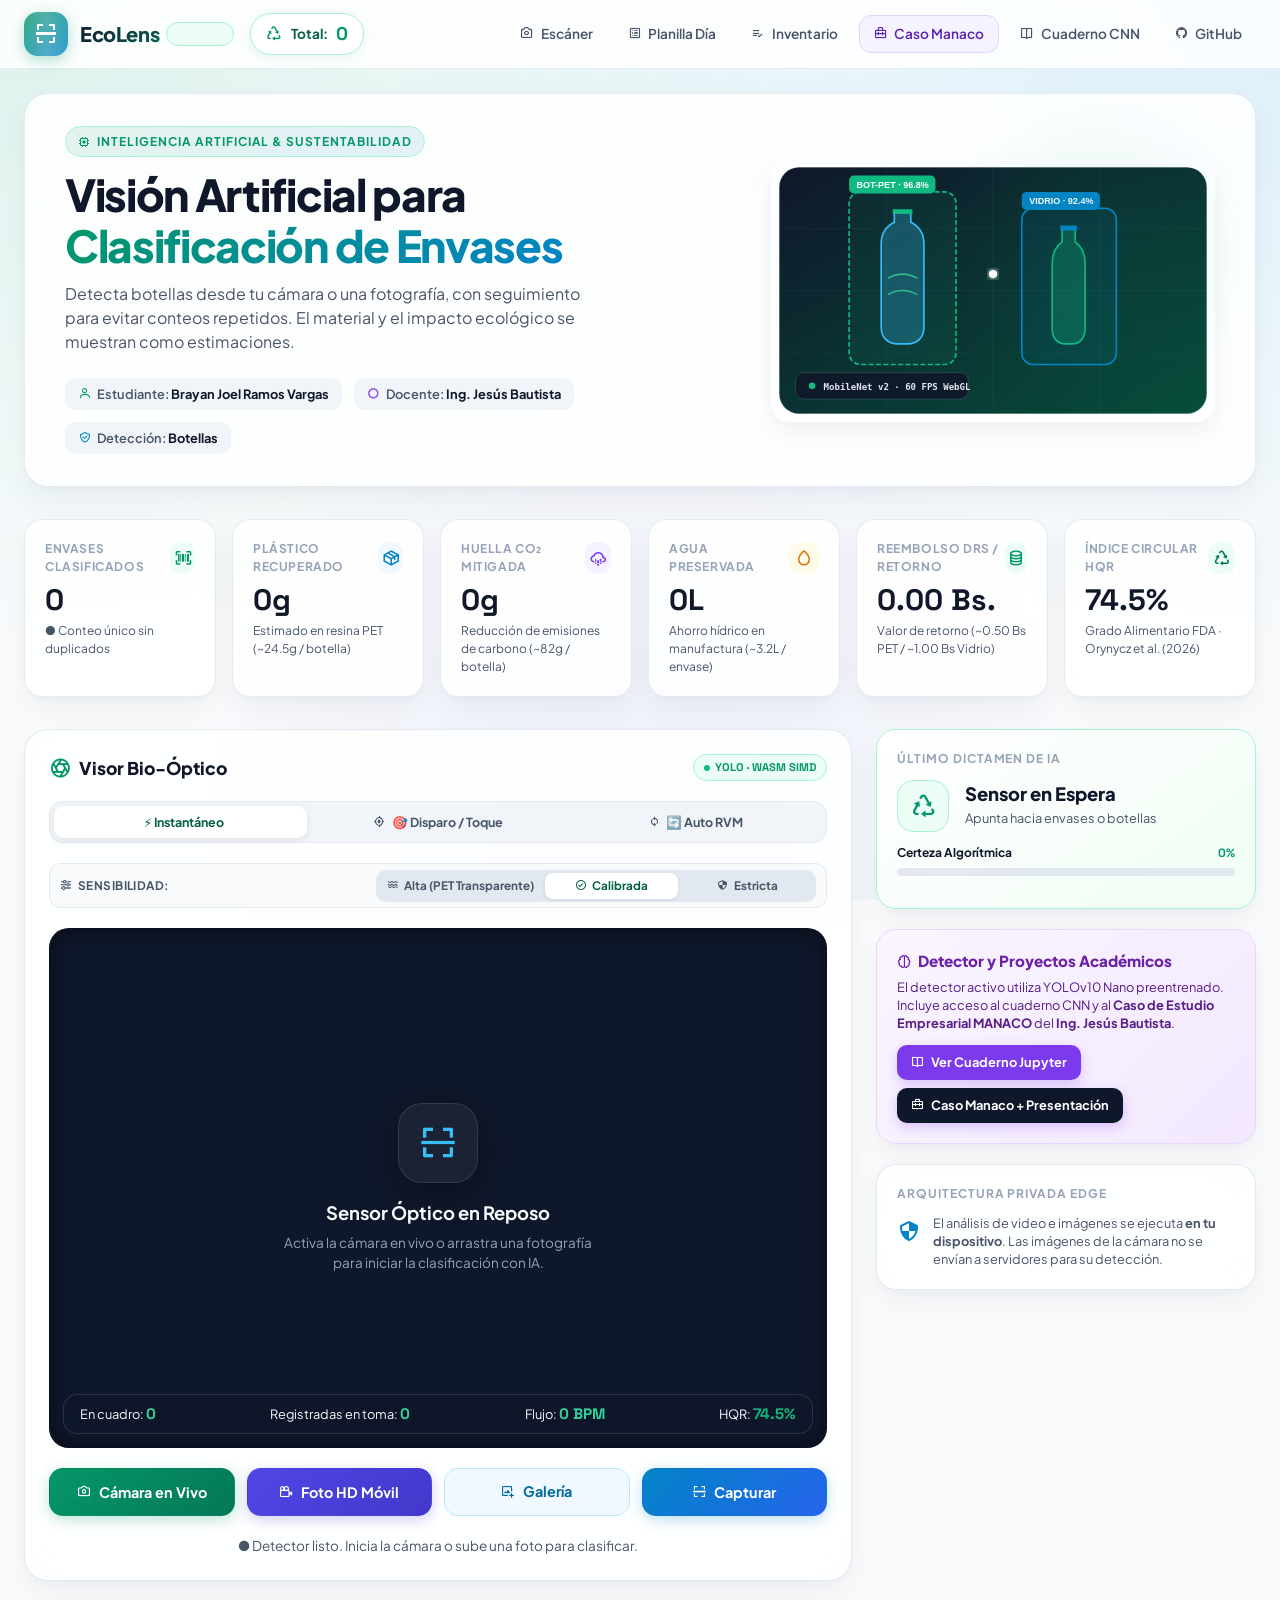
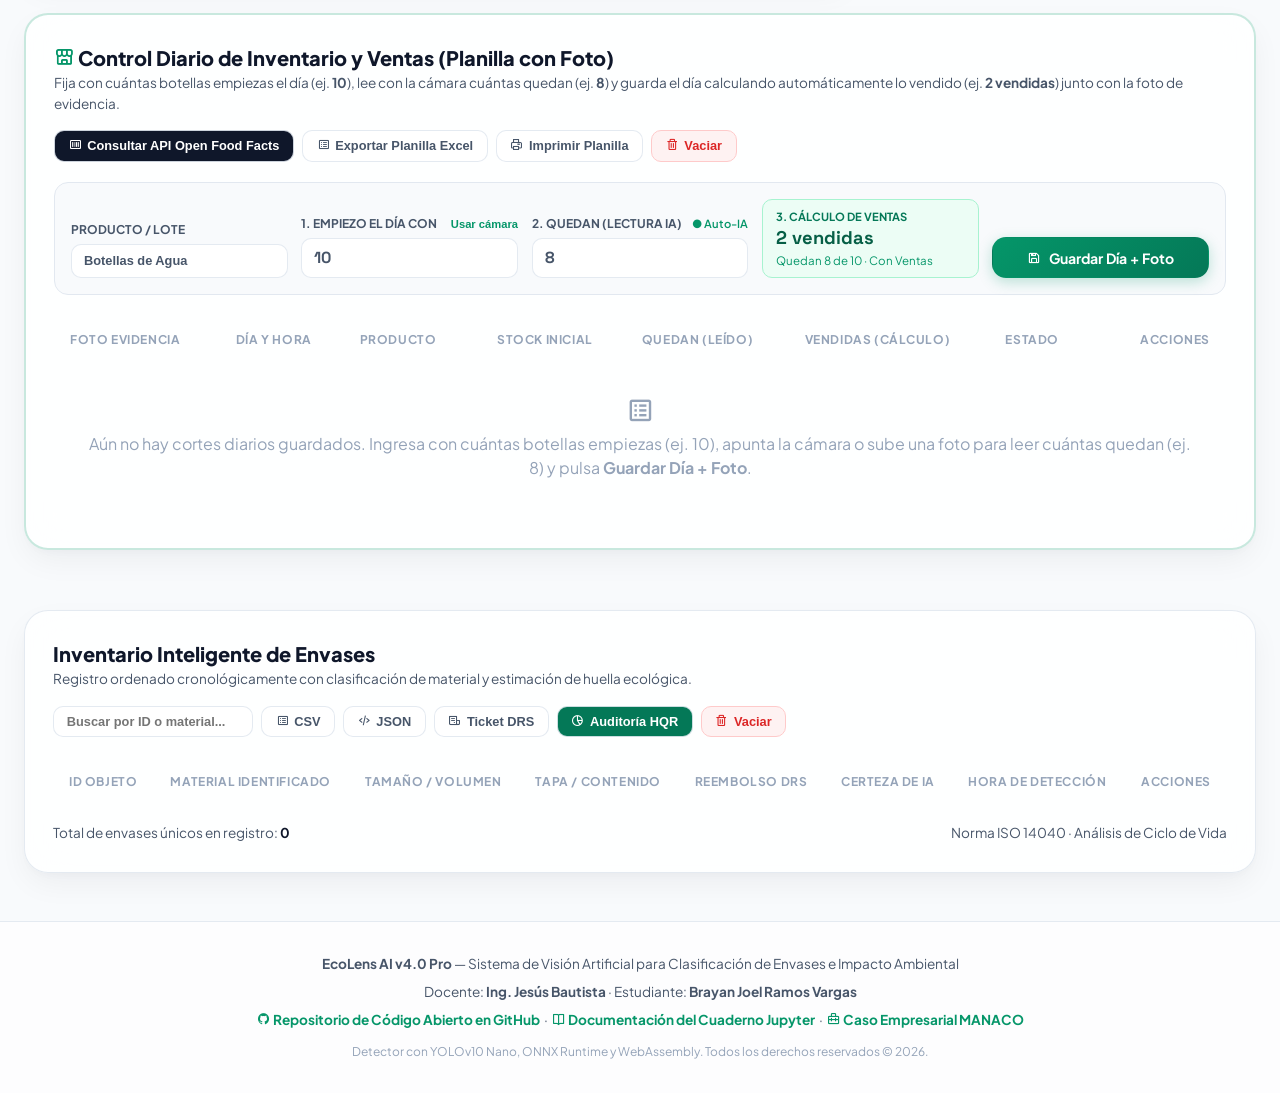
<file: index.html>
<!doctype html>
<html lang="es">
<head>
  <meta charset="utf-8">
  <meta name="viewport" content="width=device-width, initial-scale=1, viewport-fit=cover">
  <meta name="theme-color" content="#059669">
  <meta name="author" content="Brayan Joel Ramos Vargas">
  <meta name="description" content="EcoLens AI — Sistema de Visión Artificial para Clasificación de Botellas e Inventario Ecológico. Desarrollado por Brayan Joel Ramos Vargas (Docente: Ing. Jesús Bautista).">

  <title>EcoLens AI — Detector Inteligente de Envases y Reciclaje | Brayan Ramos</title>
  
  <link rel="icon" type="image/svg+xml" href="assets/ecolens_logo.svg">
  <link rel="manifest" href="manifest.webmanifest">

  <!-- Google Fonts & Boxicons (carga asíncrona no bloqueante) -->
  <link rel="preconnect" href="https://fonts.googleapis.com">
  <link rel="preconnect" href="https://fonts.gstatic.com" crossorigin>
  <link href="https://fonts.googleapis.com/css2?family=Plus+Jakarta+Sans:wght@400;500;600;700;800&family=Space+Grotesk:wght@500;700&display=swap" rel="stylesheet" media="print" onload="this.media='all'" crossorigin="anonymous">
  <link rel="stylesheet" href="https://unpkg.com/boxicons@2.1.4/css/boxicons.min.css" media="print" onload="this.media='all'" crossorigin="anonymous">

  <!-- Cross-Origin Isolation (COOP/COEP) para habilitar SharedArrayBuffer y multihilo WASM SIMD -->
  <script src="coi-serviceworker.js"></script>

  <!-- Hoja de Estilos Exclusiva EcoLens Nordic Eco-Tech -->
  <link rel="stylesheet" href="css/ecolens.css?v=44.0">
</head>
<body>

  <!-- Header Superior Vidrio -->
  <header class="header-glass">
    <div class="header-container">
      
      <div class="header-top-row">
        <a href="#" class="logo-badge" aria-label="EcoLens AI, Inicio">
          <div class="logo-icon">
            <i class="bx bx-scan"></i>
          </div>
          <div class="logo-text">
            <h1>EcoLens <span class="badge-pill">v4.0 Pro</span></h1>
          </div>
        </a>

        <div class="counter-capsule">
          <i class="bx bx-recycle" style="color:var(--primary); font-size:1.1rem;"></i>
          <span>Total:</span>
          <strong id="counterHeaderNum" class="counter-num">0</strong>
        </div>
      </div>

      <nav class="nav-links">
        <a href="#vision-scanner" class="nav-btn"><i class="bx bx-camera"></i> <span>Escáner</span></a>
        <a href="#daily-control" class="nav-btn"><i class="bx bx-spreadsheet"></i> <span>Planilla Día</span></a>
        <a href="#inventory" class="nav-btn"><i class="bx bx-list-check"></i> <span>Inventario</span></a>
        <a href="manaco/index.html" class="nav-btn btn-notebook" title="Caso Empresarial MANACO: presentación y guion">
          <i class="bx bx-briefcase-alt-2"></i> <span>Caso Manaco</span>
        </a>
        <a href="cuaderno/index.html" class="nav-btn" title="Ver Cuaderno de Entrenamiento Jupyter">
          <i class="bx bx-book-open"></i> <span>Cuaderno CNN</span>
        </a>
        <a href="https://github.com/BrayanJoelRamosVargas1/CLASIFICADOR_BOTELLASD" target="_blank" rel="noopener noreferrer" class="nav-btn" title="Ver código en GitHub">
          <i class="bx bxl-github"></i> <span>GitHub</span>
        </a>
      </nav>

    </div>
  </header>

  <!-- Contenido Principal -->
  <main class="main-layout">

    <!-- Hero Moderno -->
    <section class="hero-glass">
      <div class="hero-content">
        <div class="hero-tag">
          <i class="bx bx-chip"></i> Inteligencia Artificial &amp; Sustentabilidad
        </div>
        <h2 class="hero-title">
          Visión Artificial para <span>Clasificación de Envases</span>
        </h2>
        <p class="hero-desc">
          Detecta botellas desde tu cámara o una fotografía, con seguimiento para evitar conteos repetidos. El material y el impacto ecológico se muestran como estimaciones.
        </p>

        <div class="hero-badges-academic">
          <div class="academic-chip">
            <i class="bx bx-user" style="color:var(--primary);"></i>
            <span>Estudiante: <strong>Brayan Joel Ramos Vargas</strong></span>
          </div>
          <div class="academic-chip">
            <i class="bx bx-certification" style="color:var(--accent-purple);"></i>
            <span>Docente: <strong>Ing. Jesús Bautista</strong></span>
          </div>
          <div class="academic-chip">
            <i class="bx bx-check-shield" style="color:var(--accent-cyan);"></i>
            <span>Detección: <strong>Botellas</strong></span>
          </div>
        </div>
      </div>

      <div class="hero-graphic-wrap" style="display:flex; justify-content:center; align-items:center;">
        <img src="assets/hero_ecovision.svg" alt="Ilustración EcoLens AI Detección Holográfica de Botellas" style="max-width:100%; height:auto; border-radius:18px; box-shadow:0 10px 25px rgba(0,0,0,0.06);">
      </div>
    </section>

    <!-- Métricas de Impacto Ecológico en Tiempo Real -->
    <section id="eco-impact" class="eco-kpi-grid">
      
      <div class="kpi-card">
        <div class="kpi-header">
          <span class="kpi-label">Envases Clasificados</span>
          <div class="kpi-icon-wrap" style="background:var(--primary-light); color:var(--primary);">
            <i class="bx bx-barcode-reader"></i>
          </div>
        </div>
        <div id="kpiTotalCount" class="kpi-val">0</div>
        <div class="kpi-sub">● Conteo único sin duplicados</div>
      </div>

      <div class="kpi-card">
        <div class="kpi-header">
          <span class="kpi-label">Plástico Recuperado</span>
          <div class="kpi-icon-wrap" style="background:var(--accent-cyan-light); color:var(--accent-cyan);">
            <i class="bx bx-package"></i>
          </div>
        </div>
        <div id="kpiTotalGrams" class="kpi-val">0g</div>
        <div class="kpi-sub">Estimado en resina PET (~24.5g / botella)</div>
      </div>

      <div class="kpi-card">
        <div class="kpi-header">
          <span class="kpi-label">Huella CO₂ Mitigada</span>
          <div class="kpi-icon-wrap" style="background:var(--accent-purple-light); color:var(--accent-purple);">
            <i class="bx bx-cloud-light-rain"></i>
          </div>
        </div>
        <div id="kpiTotalCo2" class="kpi-val">0g</div>
        <div class="kpi-sub">Reducción de emisiones de carbono (~82g / botella)</div>
      </div>

      <div class="kpi-card">
        <div class="kpi-header">
          <span class="kpi-label">Agua Preservada</span>
          <div class="kpi-icon-wrap" style="background:var(--accent-amber-light); color:var(--accent-amber);">
            <i class="bx bx-droplet"></i>
          </div>
        </div>
        <div id="kpiTotalWater" class="kpi-val">0.0L</div>
        <div class="kpi-sub">Ahorro hídrico en manufactura (~3.2L / envase)</div>
      </div>

      <div class="kpi-card">
        <div class="kpi-header">
          <span class="kpi-label">Reembolso DRS / Retorno</span>
          <div class="kpi-icon-wrap" style="background:#ecfdf5; color:#059669;">
            <i class="bx bx-coin-stack"></i>
          </div>
        </div>
        <div id="kpiTotalDeposit" class="kpi-val">0.00 Bs.</div>
        <div class="kpi-sub">Valor de retorno (~0.50 Bs PET / ~1.00 Bs Vidrio)</div>
      </div>

      <div class="kpi-card" id="kpiCardHqr" style="cursor:pointer;" title="Haz clic para ver la Auditoría Circular HQR">
        <div class="kpi-header">
          <span class="kpi-label">Índice Circular HQR</span>
          <div class="kpi-icon-wrap" style="background:#ecfdf5; color:#047857;">
            <i class="bx bx-recycle"></i>
          </div>
        </div>
        <div id="kpiTotalHqr" class="kpi-val">74.5%</div>
        <div class="kpi-sub">Grado Alimentario FDA · Orynycz et al. (2026)</div>
      </div>

    </section>

    <!-- Grid Principal de Escáner Óptico y Diagnóstico -->
    <section id="vision-scanner" class="scanner-grid">
      
      <!-- Panel de Visión y Controles -->
      <div class="vision-panel">
        
        <div class="vision-header">
          <div class="vision-title">
            <i class="bx bx-aperture" style="color:var(--primary); font-size:1.4rem;"></i>
            <span>Visor Bio-Óptico</span>
          </div>
          <div id="hardwareBadge" class="hardware-pill">
            <span class="dot"></span> Cargando IA
          </div>
        </div>

        <!-- Selector de Modos de Captación Rápida -->
        <div class="capture-mode-selector" role="tablist" aria-label="Modo de Captación">
          <button id="modeInstant" type="button" class="capture-mode-tab active" data-mode="instant" title="Captura y registra botellas en 1 solo cuadro instantáneo">
            <i class="bx bx-zap"></i> <span>⚡ Instantáneo</span>
          </button>
          <button id="modeManual" type="button" class="capture-mode-tab" data-mode="manual" title="Toca la pantalla o el obturador para capturar">
            <i class="bx bx-target-lock"></i> <span>🎯 Disparo / Toque</span>
          </button>
          <button id="modeRvm" type="button" class="capture-mode-tab" data-mode="rvm" title="Conteo continuo con doble confirmación para cinta">
            <i class="bx bx-sync"></i> <span>🔄 Auto RVM</span>
          </button>
        </div>

        <!-- Selector de Sensibilidad de Detección IA -->
        <div class="sensitivity-selector-bar" role="group" aria-label="Sensibilidad de Detección">
          <span class="sens-title"><i class="bx bx-slider-alt"></i> Sensibilidad:</span>
          <div class="sens-pill-group">
            <button id="sensHigh" type="button" class="sens-tab" data-sens="high" title="Alta Sensibilidad (0.09) — Botellas transparentes de agua, contraluz o fondos difíciles">
              <i class="bx bx-water"></i> <span>Alta (PET Transparente)</span>
            </button>
            <button id="sensMedium" type="button" class="sens-tab active" data-sens="medium" title="Sensibilidad Calibrada (0.14) — Balance óptimo estándar">
              <i class="bx bx-check-circle"></i> <span>Calibrada</span>
            </button>
            <button id="sensStrict" type="button" class="sens-tab" data-sens="strict" title="Sensibilidad Estricta (0.22) — Ambientes con mucho ruido visual o personas">
              <i class="bx bx-shield-quarter"></i> <span>Estricta</span>
            </button>
          </div>
        </div>

        <!-- Viewport con Escaneo Láser y HUD -->
        <div class="stage-viewport">
          <div id="shutterFlashOverlay" class="shutter-flash-overlay"></div>
          <div id="laserLine" class="laser-scan-line"></div>
          
          <video id="cameraFeed" playsinline autoplay muted style="display:none;"></video>
          <img id="imagePreview" alt="Previsualización de imagen" style="display:none;">
          <canvas id="overlayCanvas" style="display:none;"></canvas>

          <!-- Estado Idle (Cámara Apagada) -->
          <div id="stageIdleState" class="stage-idle">
            <div class="idle-icon-sphere">
              <i class="bx bx-scan"></i>
            </div>
            <h3>Sensor Óptico en Reposo</h3>
            <p>Activa la cámara en vivo o arrastra una fotografía para iniciar la clasificación con IA.</p>
          </div>

          <!-- Botones Flotantes en el Viewport (Flash y Alternar Cámara) -->
          <div class="viewport-action-group">
            <button id="btnFlashViewport" type="button" class="hud-circle-btn" title="Flash LED (Linterna de Cámara)" style="display:none;">
              <i class="bx bx-sun"></i>
            </button>
            <button id="btnSwitchCamera" type="button" class="hud-circle-btn" title="Girar Cámara (Trasera / Frontal)" style="display:none;">
              <i class="bx bx-transfer-alt"></i>
            </button>
          </div>

          <!-- Botón de Obturador Flotante Central (Disparo Inmediato) -->
          <button id="btnShutterViewport" type="button" class="hud-shutter-btn" title="Tomar Foto / Capturar Ahora" style="display:none;" aria-label="Capturar botella">
            <div class="shutter-inner"></div>
          </button>

          <!-- Retícula de Escaneo Inteligente -->
          <div id="targetReticle" class="target-reticle" style="display:none;">
            <div class="reticle-corner tl"></div>
            <div class="reticle-corner tr"></div>
            <div class="reticle-corner bl"></div>
            <div class="reticle-corner br"></div>
            <span id="reticleGuideText" class="reticle-guide-text">Encuadra tus botellas aquí</span>
          </div>

          <!-- HUD Chips en Pantalla -->
          <div id="hudCameraChip" class="hud-chip-top" style="display:none;">
            <span class="dot" style="background:#10b981; width:6px; height:6px; border-radius:50%;"></span>
            <span>CÁMARA EN VIVO</span>
          </div>

          <div id="hudLowLightChip" class="hud-chip-top" style="display:none; background:rgba(234, 179, 8, 0.95); color:#1c1917; cursor:pointer; top:3.2rem;" title="Pulsa para activar linterna LED">
            <i class="bx bx-bulb" style="font-size:1.1rem;"></i>
            <span>Poca Luz · Toca para Linterna</span>
          </div>

          <!-- Anillo de Enfoque Óptico Táctil -->
          <div id="cameraFocusRing" class="camera-focus-ring"></div>

          <!-- Selector de Zoom Óptico/Digital -->
          <button id="hudZoomBtn" type="button" class="hud-zoom-chip" style="display:none;" title="Zoom de Cámara (Toca para alternar)">
            <i class="bx bx-zoom-in"></i> <span id="hudZoomText">1.0x</span>
          </button>

          <div class="hud-bottom-bar">
            <div class="hud-stat-tag">
              En cuadro: <strong id="hudInView">0</strong>
            </div>
            <div class="hud-stat-tag">
              Registradas en toma: <strong id="hudInTake">0</strong>
            </div>
            <div class="hud-stat-tag">
              Flujo: <strong id="hudBpm">0 BPM</strong>
            </div>
            <div class="hud-stat-tag" title="Índice de Recuperación de Alta Calidad (Orynycz et al., 2026)">
              HQR: <strong id="hudHqr" style="color:#10b981;">74.5%</strong>
            </div>
          </div>
        </div>

        <!-- Teclado de Acciones Táctiles Limpio y Ergonómico -->
        <div class="controls-deck">
          <button id="btnStartCamera" type="button" class="ctrl-btn btn-cam">
            <i class="bx bx-camera"></i> <span>Cámara en Vivo</span>
          </button>
          
          <button id="btnNativeCamera" type="button" class="ctrl-btn btn-native-cam" title="Abrir cámara del celular en alta resolución">
            <i class="bx bx-camera-movie"></i> <span>Foto HD Móvil</span>
          </button>
          <input id="nativeCameraInput" type="file" accept="image/*" capture="environment" style="display:none;">

          <label for="uploadPhotoInput" class="ctrl-btn btn-photo">
            <i class="bx bx-image-add"></i> <span>Galería</span>
          </label>
          <input id="uploadPhotoInput" type="file" accept="image/jpeg,image/png,image/webp" style="display:none;">

          <button id="btnManualScan" type="button" class="ctrl-btn btn-record" title="Registrar envases visibles en el inventario">
            <i class="bx bx-scan"></i> <span>Capturar</span>
          </button>
        </div>

        <!-- Barra de Estado Informática -->
        <p id="statusText" style="font-size:0.85rem; color:var(--text-muted); text-align:center; min-height:1.2rem;">
          Preparando modelos de inferencia neuronal...
        </p>

      </div>

      <!-- Barra Lateral de Diagnóstico e Información Académica -->
      <aside class="sidebar-panel">
        
        <!-- Tarjeta de Detección Activa -->
        <div class="diag-card highlight">
          <div class="diag-title">Último Dictamen de IA</div>
          <div class="result-hero">
            <div id="resultIcon" class="result-badge-icon">
              <i class="bx bx-recycle"></i>
            </div>
            <div class="result-info">
              <h4 id="resultLabel">Sensor en Espera</h4>
              <span id="resultSub">Apunta hacia envases o botellas</span>
            </div>
          </div>

          <div class="confidence-meter">
            <div class="meter-labels">
              <span>Certeza Algorítmica</span>
              <span id="meterPct" style="font-family:var(--font-mono); color:var(--primary);">0%</span>
            </div>
            <div class="meter-track">
              <div id="meterFill" class="meter-fill"></div>
            </div>
          </div>

          <button id="btnSpeakResult" type="button" class="voice-btn" style="display:none;">
            <i class="bx bx-volume-full"></i> Escuchar Diagnóstico por Voz
          </button>
        </div>

        <!-- Tarjeta Académica Exclusiva: Red Convolucional Propia (CNN Keras) + Caso Manaco -->
        <div class="diag-card academic-card">
          <h4><i class="bx bx-brain"></i> Detector y Proyectos Académicos</h4>
          <p>
            El detector activo utiliza YOLOv10 Nano preentrenado. Incluye acceso al cuaderno CNN y al <strong>Caso de Estudio Empresarial MANACO</strong> del <strong>Ing. Jesús Bautista</strong>.
          </p>
          <div style="display:flex; gap:0.5rem; flex-wrap:wrap;">
            <a href="cuaderno/index.html" class="btn-academic-action">
              <i class="bx bx-book-open"></i> Ver Cuaderno Jupyter
            </a>
            <a href="manaco/index.html" class="btn-academic-action" style="background:#0f172a; color:#ffffff; border-color:#0f172a;">
              <i class="bx bx-briefcase-alt-2"></i> Caso Manaco + Presentación
            </a>
          </div>
        </div>

        <!-- Tarjeta de Privacidad y Procesamiento Edge -->
        <div class="diag-card">
          <div class="diag-title">Arquitectura Privada Edge</div>
          <div style="display:flex; align-items:flex-start; gap:0.75rem;">
            <i class="bx bx-shield-quarter" style="color:var(--accent-cyan); font-size:1.5rem; margin-top:0.2rem;"></i>
            <p style="font-size:0.8rem; color:var(--text-muted); line-height:1.4;">
              El análisis de video e imágenes se ejecuta <strong>en tu dispositivo</strong>. Las imágenes de la cámara no se envían a servidores para su detección.
            </p>
          </div>
        </div>

      </aside>

    </section>

    <!-- Sección de Control de Inventario Diario y Cálculo de Ventas (Planilla con Foto) -->
    <section id="daily-control" class="inventory-section" style="margin-bottom:1.75rem; border:2px solid rgba(5, 150, 105, 0.22);">
      <div class="inventory-header" style="flex-wrap:wrap; gap:1rem;">
        <div class="inv-title">
          <h3><i class="bx bx-store-alt" style="color:var(--primary);"></i> Control Diario de Inventario y Ventas (Planilla con Foto)</h3>
          <p>Fija con cuántas botellas empiezas el día (ej. <strong>10</strong>), lee con la cámara cuántas quedan (ej. <strong>8</strong>) y guarda el día calculando automáticamente lo vendido (ej. <strong>2 vendidas</strong>) junto con la foto de evidencia.</p>
        </div>
        <div class="inv-actions">
          <button id="btnOpenFoodFactsModal" type="button" class="btn-action-sm" style="background:#0f172a; color:#fff;" title="Consultar código de barras o marca en Open Food Facts API">
            <i class="bx bx-barcode"></i> Consultar API Open Food Facts
          </button>
          <button id="btnExportDailyCsv" type="button" class="btn-action-sm" title="Descargar Planilla en Excel CSV">
            <i class="bx bx-spreadsheet"></i> Exportar Planilla Excel
          </button>
          <button id="btnPrintDailySheet" type="button" class="btn-action-sm" title="Imprimir o guardar Planilla en PDF">
            <i class="bx bx-printer"></i> Imprimir Planilla
          </button>
          <button id="btnClearDailySheet" type="button" class="btn-action-sm btn-danger" title="Borrar planilla diaria">
            <i class="bx bx-trash"></i> Vaciar
          </button>
        </div>
      </div>

      <!-- Panel Desplegable de Consulta Inteligente Open Food Facts (API Global) -->
      <div id="offLookupCard" style="display:none; background:#ffffff; border:2px solid #059669; border-radius:14px; padding:1.2rem; margin-bottom:1.25rem; box-shadow:0 10px 25px rgba(5,150,105,0.08);">
        <div style="display:flex; justify-content:space-between; align-items:center; margin-bottom:0.8rem;">
          <h4 style="margin:0; font-size:0.95rem; color:#064e3b; display:flex; align-items:center; gap:0.4rem;">
            <i class="bx bx-barcode-reader" style="font-size:1.3rem; color:#059669;"></i>
            <span>Base de Datos Global de Envases &amp; Códigos de Barras (Open Food Facts REST API v2)</span>
          </h4>
          <button id="btnCloseOffLookup" type="button" style="background:none; border:none; color:#64748b; font-size:1.3rem; cursor:pointer;" title="Cerrar">&times;</button>
        </div>
        <p style="font-size:0.8rem; color:#64748b; margin:0 0 0.8rem;">
          Ingresa un código de barras de botella (EAN-13 / UPC) o selecciona un ejemplo para obtener automáticamente el nombre oficial del producto, la marca, el tipo de envase y su resina reciclable.
        </p>
        <div style="display:flex; gap:0.5rem; flex-wrap:wrap; margin-bottom:0.8rem;">
          <input id="offBarcodeInput" type="text" placeholder="Ej: 5449000000996 (EAN-13)" class="btn-action-sm" style="flex:1; min-width:200px; padding:0.55rem 0.8rem; background:#f8fafc; font-family:var(--font-mono);">
          <button id="btnSearchOff" type="button" class="ctrl-btn btn-cam" style="padding:0.55rem 1rem; font-size:0.85rem;">
            <i class="bx bx-search"></i> <span>Consultar API</span>
          </button>
        </div>
        <div style="display:flex; gap:0.4rem; flex-wrap:wrap; align-items:center; margin-bottom:0.8rem;">
          <span style="font-size:0.75rem; font-weight:700; color:#475569;">Ejemplos rápidos:</span>
          <button type="button" class="btn-action-sm off-quick-chip" data-code="5449000000996" style="font-size:0.72rem; padding:0.25rem 0.5rem;">Bebida Cola PET 500ml</button>
          <button type="button" class="btn-action-sm off-quick-chip" data-code="7750106001019" style="font-size:0.72rem; padding:0.25rem 0.5rem;">Agua Mineral PET 600ml</button>
          <button type="button" class="btn-action-sm off-quick-chip" data-code="8712000025700" style="font-size:0.72rem; padding:0.25rem 0.5rem;">Envase Vidrio 330ml</button>
        </div>
        <div id="offResultBox" style="display:none; background:#f0fdf4; border:1px solid #bbf7d0; border-radius:10px; padding:0.85rem; font-size:0.85rem;">
          <div style="display:flex; justify-content:space-between; align-items:center;">
            <div>
              <strong id="offProductName" style="font-size:0.95rem; color:#14532d; display:block;">—</strong>
              <span id="offProductMeta" style="color:#15803d; font-size:0.8rem;">—</span>
            </div>
            <button id="btnApplyOffToSheet" type="button" class="btn-action-sm" style="background:#059669; color:#fff; font-weight:700;" title="Copiar al campo Producto / Lote de la Planilla">
              <i class="bx bx-check"></i> Aplicar a Planilla
            </button>
          </div>
        </div>
      </div>

      <!-- Barra de Cálculo Diario (Empiezo con -> Quedan -> Vendidas -> Guardar Foto + Día) -->
      <div style="display:grid; grid-template-columns:repeat(auto-fit, minmax(175px, 1fr)); gap:0.85rem; background:#f8fafc; border:1px solid #e2e8f0; border-radius:14px; padding:1rem; margin-bottom:1.25rem; align-items:end;">
        <div>
          <label for="dailyProductInput" style="display:block; font-size:0.75rem; font-weight:700; color:var(--text-muted); margin-bottom:0.3rem; text-transform:uppercase;">Producto / Lote</label>
          <input id="dailyProductInput" type="text" value="Botellas de Agua" class="btn-action-sm" style="width:100%; padding:0.55rem 0.75rem; background:#fff;">
        </div>

        <div>
          <div style="display:flex; justify-content:space-between; align-items:center; margin-bottom:0.3rem;">
            <label for="dailyInitialInput" style="font-size:0.75rem; font-weight:700; color:var(--text-muted); text-transform:uppercase;">1. Empiezo el día con</label>
            <button id="btnSetInitialFromAi" type="button" style="font-size:0.7rem; background:none; border:none; color:var(--primary); font-weight:700; cursor:pointer; padding:0;" title="Tomar el conteo actual de la cámara como stock inicial">Usar cámara</button>
          </div>
          <input id="dailyInitialInput" type="number" min="0" max="9999" value="10" class="btn-action-sm" style="width:100%; padding:0.55rem 0.75rem; font-weight:800; font-family:var(--font-mono); font-size:1rem; background:#fff;">
        </div>

        <div>
          <div style="display:flex; justify-content:space-between; align-items:center; margin-bottom:0.3rem;">
            <label for="dailyCurrentInput" style="font-size:0.75rem; font-weight:700; color:var(--text-muted); text-transform:uppercase;">2. Quedan (Lectura IA)</label>
            <span id="dailyAiSyncHint" style="font-size:0.7rem; color:#059669; font-weight:600;">● Auto-IA</span>
          </div>
          <input id="dailyCurrentInput" type="number" min="0" max="9999" value="8" class="btn-action-sm" style="width:100%; padding:0.55rem 0.75rem; font-weight:800; font-family:var(--font-mono); font-size:1rem; background:#fff;">
        </div>

        <div style="background:#ecfdf5; border:1px solid #a7f3d0; border-radius:10px; padding:0.5rem 0.8rem; display:flex; flex-direction:column; justify-content:center;">
          <span style="font-size:0.7rem; font-weight:700; color:#047857; text-transform:uppercase;">3. Cálculo de Ventas</span>
          <strong id="dailySoldPreview" style="font-size:1.15rem; font-family:var(--font-mono); color:#065f46;">2 vendidas</strong>
          <span id="dailyStatusPreview" style="font-size:0.72rem; color:#059669;">Quedan 8 de 10</span>
        </div>

        <div>
          <button id="btnSaveDailyCut" type="button" class="ctrl-btn btn-cam" style="width:100%; padding:0.65rem 1rem; font-size:0.88rem; justify-content:center;">
            <i class="bx bx-camera-Home bx-save"></i> <span>Guardar Día + Foto</span>
          </button>
        </div>
      </div>

      <div class="inventory-table-container">
        <table class="inv-table">
          <thead>
            <tr>
              <th>Foto Evidencia</th>
              <th>Día y Hora</th>
              <th>Producto</th>
              <th>Stock Inicial</th>
              <th>Quedan (Leído)</th>
              <th>Vendidas (Cálculo)</th>
              <th>Estado</th>
              <th style="text-align:right;">Acciones</th>
            </tr>
          </thead>
          <tbody id="dailyTableBody">
            <tr id="dailyEmptyRow">
              <td colspan="8" style="text-align:center; padding:2rem; color:var(--text-light);">
                <i class="bx bx-spreadsheet" style="font-size:1.8rem; display:block; margin-bottom:0.4rem;"></i>
                Aún no hay cortes diarios guardados. Ingresa con cuántas botellas empiezas (ej. 10), apunta la cámara o sube una foto para leer cuántas quedan (ej. 8) y pulsa <strong>Guardar Día + Foto</strong>.
              </td>
            </tr>
          </tbody>
        </table>
      </div>
    </section>

    <!-- Sección de Inventario Inteligente -->
    <section id="inventory" class="inventory-section">
      <div class="inventory-header">
        <div class="inv-title">
          <h3>Inventario Inteligente de Envases</h3>
          <p>Registro ordenado cronológicamente con clasificación de material y estimación de huella ecológica.</p>
        </div>
        <div class="inv-actions">
          <input id="invSearchInput" type="text" placeholder="Buscar por ID o material..." class="btn-action-sm" style="min-width:200px; padding:0.45rem 0.8rem;">
          <button id="btnExportCsv" type="button" class="btn-action-sm">
            <i class="bx bx-spreadsheet"></i> CSV
          </button>
          <button id="btnExportJson" type="button" class="btn-action-sm">
            <i class="bx bx-code-alt"></i> JSON
          </button>
          <button id="btnDRSVoucher" type="button" class="btn-action-sm btn-primary" title="Generar Ticket de Reembolso DRS / Voucher RVM">
            <i class="bx bx-receipt"></i> Ticket DRS
          </button>
          <button id="btnHqrModal" type="button" class="btn-action-sm" style="background:#047857; color:#fff;" title="Auditoría Circular HQR (Orynycz et al., 2026)">
            <i class="bx bx-pie-chart-alt-2"></i> Auditoría HQR
          </button>
          <button id="btnClearInv" type="button" class="btn-action-sm btn-danger">
            <i class="bx bx-trash"></i> Vaciar
          </button>
        </div>
      </div>

      <div class="inventory-table-container">
        <table class="inv-table">
          <thead>
            <tr>
              <th>ID Objeto</th>
              <th>Material Identificado</th>
              <th>Tamaño / Volumen</th>
              <th>Tapa / Contenido</th>
              <th>Reembolso DRS</th>
              <th>Certeza de IA</th>
              <th>Hora de Detección</th>
              <th style="text-align:right;">Acciones</th>
            </tr>
          </thead>
          <tbody id="invTableBody">
            <tr id="invEmptyRow">
              <td colspan="8" style="text-align:center; padding:2.5rem; color:var(--text-light);">
                <i class="bx bx-package" style="font-size:2rem; display:block; margin-bottom:0.5rem;"></i>
                Todavía no hay envases registrados. Activa la cámara para comenzar el conteo.
              </td>
            </tr>
          </tbody>
        </table>
      </div>
      
      <div style="display:flex; justify-content:space-between; align-items:center; margin-top:1rem; font-size:0.85rem; color:var(--text-muted);">
        <span>Total de envases únicos en registro: <strong id="invTotalUnits" style="color:var(--text-main);">0</strong></span>
        <span>Norma ISO 14040 · Análisis de Ciclo de Vida</span>
      </div>
    </section>

    <!-- Modal Ticket de Reembolso DRS / Voucher RVM -->
    <div id="drsReceiptModal" class="drs-modal-overlay" style="display:none;">
      <div class="drs-receipt-card">
        <div class="drs-receipt-header">
          <h3><i class="bx bx-receipt"></i> Comprobante de Depósito DRS</h3>
          <button id="btnCloseDrsModal" type="button" style="background:none; border:none; color:#94a3b8; font-size:1.5rem; cursor:pointer;" title="Cerrar">&times;</button>
        </div>
        <div id="drsModalBody" class="drs-receipt-body">
          <!-- Generado dinámicamente -->
        </div>
        <div class="drs-receipt-actions">
          <button id="btnPrintDrsReceipt" type="button" class="btn-action-sm btn-primary">
            <i class="bx bx-printer"></i> Imprimir Recibo
          </button>
          <button id="btnCopyDrsCode" type="button" class="btn-action-sm">
            <i class="bx bx-copy"></i> Copiar Código
          </button>
        </div>
      </div>
    </div>

    <!-- Modal Auditoría Circular HQR & Química de Envases (Orynycz et al., 2026 & PubChem) -->
    <div id="hqrAuditModal" class="drs-modal-overlay" style="display:none;">
      <div class="drs-receipt-card" style="max-width:540px;">
        <div class="drs-receipt-header" style="background:linear-gradient(135deg, #064e3b, #047857); color:#fff; border-radius:12px 12px 0 0; padding:1rem 1.25rem;">
          <h3 style="color:#fff;"><i class="bx bx-certification"></i> Auditoría Circular HQR &amp; Química de Polímeros</h3>
          <button id="btnCloseHqrModal" type="button" style="background:none; border:none; color:#a7f3d0; font-size:1.5rem; cursor:pointer;" title="Cerrar">&times;</button>
        </div>
        <div id="hqrModalBody" class="drs-receipt-body" style="padding:1.25rem;">
          <!-- Generado dinámicamente -->
        </div>
        <div class="drs-receipt-actions">
          <button id="btnPrintHqrAudit" type="button" class="btn-action-sm btn-primary">
            <i class="bx bx-printer"></i> Imprimir Auditoría
          </button>
          <button id="btnCloseHqrModalBtn" type="button" class="btn-action-sm">
            <i class="bx bx-x"></i> Cerrar
          </button>
        </div>
      </div>
    </div>

  </main>

  <!-- Footer Institucional -->
  <footer class="footer-glass">
    <div style="max-width:1280px; margin:0 auto; display:flex; flex-direction:column; gap:0.5rem; align-items:center;">
      <p><strong>EcoLens AI v4.0 Pro</strong> — Sistema de Visión Artificial para Clasificación de Envases e Impacto Ambiental</p>
      <p>Docente: <strong>Ing. Jesús Bautista</strong> · Estudiante: <strong>Brayan Joel Ramos Vargas</strong></p>
      <p>
        <a href="https://github.com/BrayanJoelRamosVargas1/CLASIFICADOR_BOTELLASD" target="_blank" rel="noopener noreferrer">
          <i class="bx bxl-github"></i> Repositorio de Código Abierto en GitHub
        </a>
        &nbsp;·&nbsp;
        <a href="cuaderno/index.html">
          <i class="bx bx-book-open"></i> Documentación del Cuaderno Jupyter
        </a>
        &nbsp;·&nbsp;
        <a href="manaco/index.html">
          <i class="bx bx-briefcase-alt-2"></i> Caso Empresarial MANACO
        </a>
      </p>
      <p style="font-size:0.75rem; color:var(--text-light); margin-top:0.25rem;">
        Detector con YOLOv10 Nano, ONNX Runtime y WebAssembly. Todos los derechos reservados © 2026.
      </p>
    </div>
  </footer>

  <!-- Motor neuronal GPU WebGL de alta resiliencia y respaldo universal -->
  <script src="js/tf.min.js?v=44.0"></script>
  <script src="js/coco-ssd.min.js?v=44.0"></script>

  <!-- Detector local de botellas y ONNX Runtime Web (WebGPU + WASM) servido localmente -->
  <script src="js/ort/ort.min.js?v=44.0"></script>
  <script src="js/yolo-detector.js?v=44.0"></script>
  <script src="js/bottle-detection.js?v=44.0"></script>
  <script src="js/ecolens.js?v=44.0"></script>

</body>
</html>
</file>
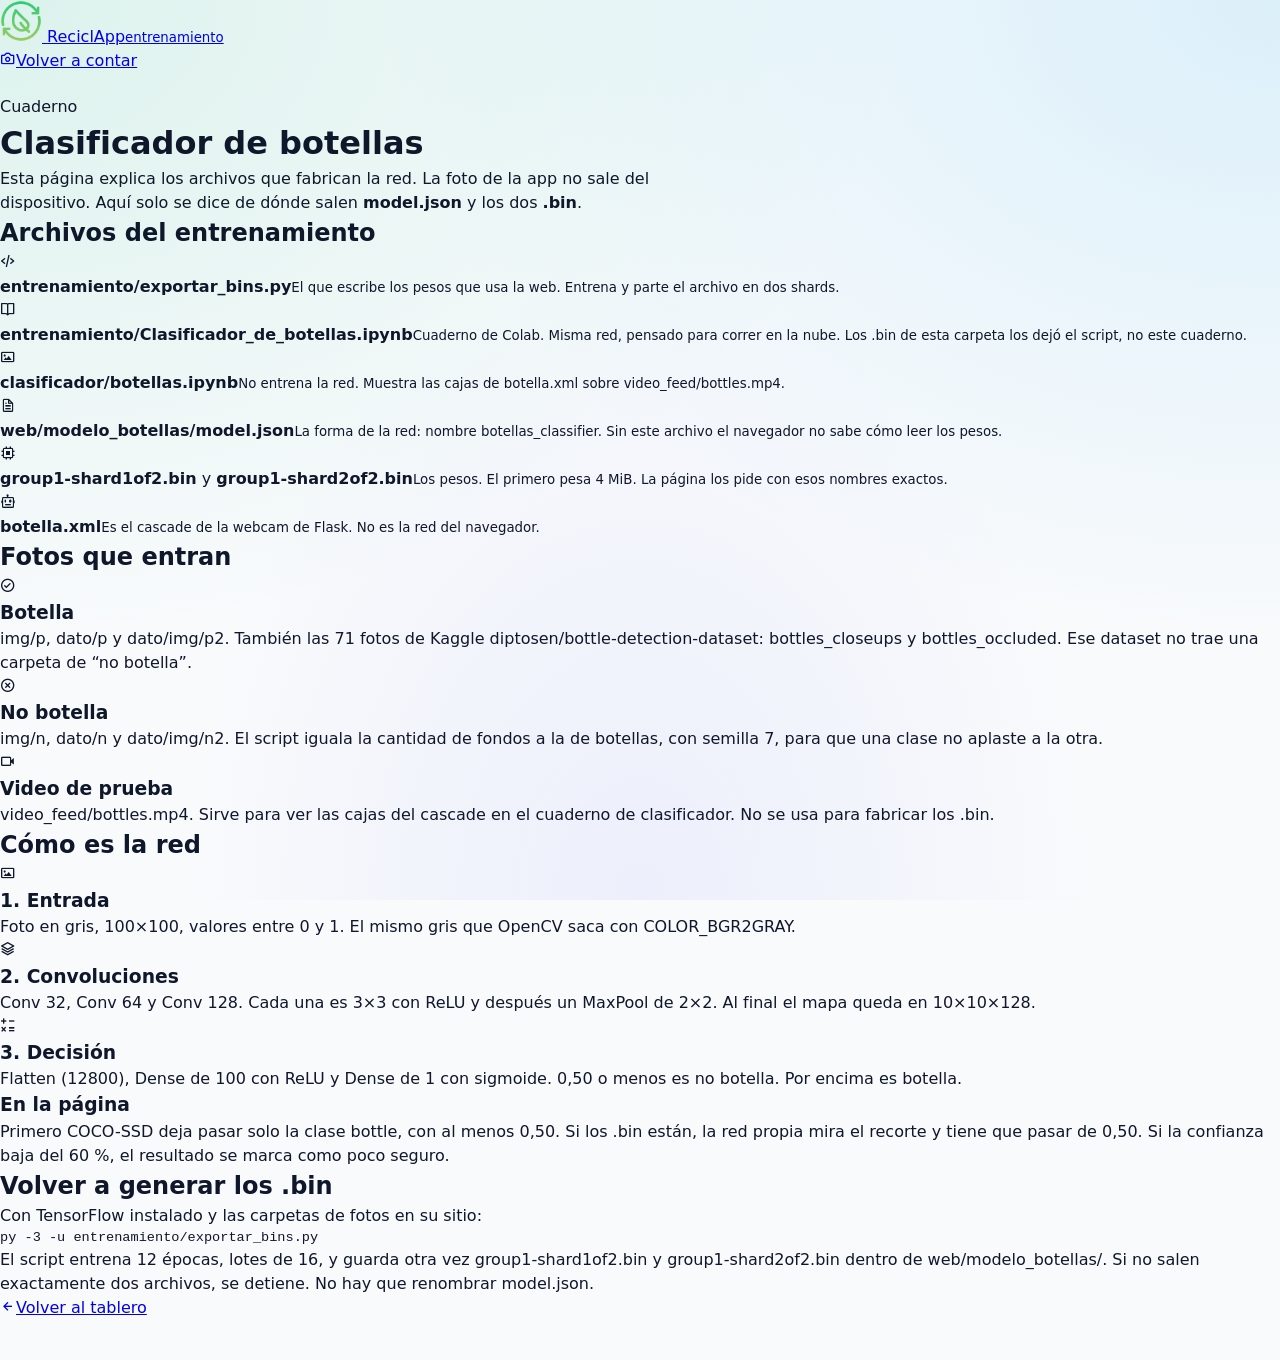
<file: cuaderno/Clasificador_de_botellas.html>
<!doctype html>
<html lang="es">
  <head>
    <meta charset="utf-8">
    <meta name="viewport" content="width=device-width, initial-scale=1">
    <meta name="theme-color" content="#050806">
    <title>Cuaderno — Clasificador de botellas</title>
    <link rel="stylesheet" href="https://unpkg.com/boxicons@2.1.4/css/boxicons.min.css">
    <link rel="stylesheet" href="../styles.css">
    <link href="https://fonts.googleapis.com/css2?family=Fredoka:wght@500;700&family=Outfit:wght@400;600;700;800&display=swap" rel="stylesheet">
  </head>
  <body class="tablero">
    <header class="hud">
      <a href="../index.html" class="marca focus-ring" aria-label="Volver a ReciclApp">
        <img src="../assets/icono.png" alt="" width="42" height="42">
        <span>ReciclApp<small>entrenamiento</small></span>
      </a>
      <nav class="nav">
        <a href="../index.html#clasificador" class="focus-ring"><i class="bx bx-camera" aria-hidden="true"></i>Volver a contar</a>
      </nav>
    </header>

    <main class="ancho" style="padding: 22px 0 40px;">
      <p class="etiqueta">Cuaderno</p>
      <h1>Clasificador de botellas</h1>
      <p class="nota" style="text-align:left;max-width:42rem;">Esta página explica los archivos que fabrican la red. La foto de la app no sale del dispositivo. Aquí solo se dice de dónde salen <strong>model.json</strong> y los dos <strong>.bin</strong>.</p>

      <section class="zona">
        <h2>Archivos del entrenamiento</h2>
        <ul class="tabla-botellas" style="max-height:none;">
          <li class="fila" style="grid-template-columns: 28px minmax(0,1fr);"><i class="bx bx-code-alt ficha" aria-hidden="true"></i><div><strong>entrenamiento/exportar_bins.py</strong><small>El que escribe los pesos que usa la web. Entrena y parte el archivo en dos shards.</small></div></li>
          <li class="fila" style="grid-template-columns: 28px minmax(0,1fr);"><i class="bx bx-book-open ficha" aria-hidden="true"></i><div><strong>entrenamiento/Clasificador_de_botellas.ipynb</strong><small>Cuaderno de Colab. Misma red, pensado para correr en la nube. Los .bin de esta carpeta los dejó el script, no este cuaderno.</small></div></li>
          <li class="fila" style="grid-template-columns: 28px minmax(0,1fr);"><i class="bx bx-image ficha" aria-hidden="true"></i><div><strong>clasificador/botellas.ipynb</strong><small>No entrena la red. Muestra las cajas de botella.xml sobre video_feed/bottles.mp4.</small></div></li>
          <li class="fila" style="grid-template-columns: 28px minmax(0,1fr);"><i class="bx bx-file ficha" aria-hidden="true"></i><div><strong>web/modelo_botellas/model.json</strong><small>La forma de la red: nombre botellas_classifier. Sin este archivo el navegador no sabe cómo leer los pesos.</small></div></li>
          <li class="fila" style="grid-template-columns: 28px minmax(0,1fr);"><i class="bx bx-chip ficha" aria-hidden="true"></i><div><strong>group1-shard1of2.bin</strong> y <strong>group1-shard2of2.bin</strong><small>Los pesos. El primero pesa 4 MiB. La página los pide con esos nombres exactos.</small></div></li>
          <li class="fila" style="grid-template-columns: 28px minmax(0,1fr);"><i class="bx bx-bot ficha" aria-hidden="true"></i><div><strong>botella.xml</strong><small>Es el cascade de la webcam de Flask. No es la red del navegador.</small></div></li>
        </ul>
      </section>

      <section class="zona">
        <h2>Fotos que entran</h2>
        <div class="pasos-grid">
          <article class="paso"><i class="bx bx-check-circle" aria-hidden="true"></i><div><h3>Botella</h3><p>img/p, dato/p y dato/img/p2. También las 71 fotos de Kaggle diptosen/bottle-detection-dataset: bottles_closeups y bottles_occluded. Ese dataset no trae una carpeta de “no botella”.</p></div></article>
          <article class="paso"><i class="bx bx-x-circle" aria-hidden="true"></i><div><h3>No botella</h3><p>img/n, dato/n y dato/img/n2. El script iguala la cantidad de fondos a la de botellas, con semilla 7, para que una clase no aplaste a la otra.</p></div></article>
          <article class="paso"><i class="bx bx-video" aria-hidden="true"></i><div><h3>Video de prueba</h3><p>video_feed/bottles.mp4. Sirve para ver las cajas del cascade en el cuaderno de clasificador. No se usa para fabricar los .bin.</p></div></article>
        </div>
      </section>

      <section class="zona">
        <h2>Cómo es la red</h2>
        <ol class="pasos-grid">
          <li class="paso"><i class="bx bx-image" aria-hidden="true"></i><div><h3>1. Entrada</h3><p>Foto en gris, 100×100, valores entre 0 y 1. El mismo gris que OpenCV saca con COLOR_BGR2GRAY.</p></div></li>
          <li class="paso"><i class="bx bx-layer" aria-hidden="true"></i><div><h3>2. Convoluciones</h3><p>Conv 32, Conv 64 y Conv 128. Cada una es 3×3 con ReLU y después un MaxPool de 2×2. Al final el mapa queda en 10×10×128.</p></div></li>
          <li class="paso"><i class="bx bx-math" aria-hidden="true"></i><div><h3>3. Decisión</h3><p>Flatten (12800), Dense de 100 con ReLU y Dense de 1 con sigmoide. 0,50 o menos es no botella. Por encima es botella.</p></div></li>
        </ol>
        <div class="confianza-nota">
          <h3>En la página</h3>
          <p>Primero COCO-SSD deja pasar solo la clase bottle, con al menos 0,50. Si los .bin están, la red propia mira el recorte y tiene que pasar de 0,50. Si la confianza baja del 60 %, el resultado se marca como poco seguro.</p>
        </div>
      </section>

      <section class="zona">
        <h2>Volver a generar los .bin</h2>
        <p>Con TensorFlow instalado y las carpetas de fotos en su sitio:</p>
        <p class="panel" style="font-family: ui-monospace, monospace; font-size: .85rem;">py -3 -u entrenamiento/exportar_bins.py</p>
        <p class="nota" style="text-align:left;">El script entrena 12 épocas, lotes de 16, y guarda otra vez group1-shard1of2.bin y group1-shard2of2.bin dentro de web/modelo_botellas/. Si no salen exactamente dos archivos, se detiene. No hay que renombrar model.json.</p>
      </section>

      <a class="enlace focus-ring" href="../index.html"><i class="bx bx-left-arrow-alt" aria-hidden="true"></i>Volver al tablero</a>
    </main>
  </body>
</html>
</file>
<file: css/ecolens.css>
:root {
  --bg-main: #f8fafc;
  --bg-gradient: radial-gradient(at 0% 0%, rgba(16, 185, 129, 0.12) 0px, transparent 50%),
                 radial-gradient(at 100% 0%, rgba(14, 165, 233, 0.12) 0px, transparent 50%),
                 radial-gradient(at 50% 100%, rgba(99, 102, 241, 0.08) 0px, transparent 50%),
                 #f8fafc;
  --card-bg: rgba(255, 255, 255, 0.85);
  --card-border: rgba(226, 232, 240, 0.9);
  --card-shadow: 0 12px 32px -4px rgba(15, 23, 42, 0.06), 0 4px 12px -2px rgba(15, 23, 42, 0.03);
  --card-glow: 0 0 0 1px rgba(16, 185, 129, 0.15);
  
  --primary: #059669;
  --primary-hover: #047857;
  --primary-light: #ecfdf5;
  --primary-border: #a7f3d0;
  --primary-text: #065f46;

  --accent-cyan: #0284c7;
  --accent-cyan-light: #f0f9ff;
  --accent-cyan-border: #bae6fd;
  --accent-cyan-text: #0369a1;

  --accent-purple: #7c3aed;
  --accent-purple-light: #f5f3ff;
  --accent-purple-border: #ddd6fe;
  --accent-purple-text: #5b21b6;

  --accent-amber: #d97706;
  --accent-amber-light: #fffbeb;
  --accent-amber-border: #fde68a;
  --accent-amber-text: #92400e;

  --text-main: #0f172a;
  --text-muted: #475569;
  --text-light: #94a3b8;
  
  --font-sans: 'Plus Jakarta Sans', system-ui, -apple-system, sans-serif;
  --font-mono: 'Space Grotesk', ui-monospace, monospace;
}

* {
  box-sizing: border-box;
  margin: 0;
  padding: 0;
}

html {
  scroll-behavior: smooth;
}

body {
  background: var(--bg-gradient);
  background-attachment: fixed;
  color: var(--text-main);
  font-family: var(--font-sans);
  min-height: 100vh;
  line-height: 1.5;
  -webkit-font-smoothing: antialiased;
}

/* Header de Vidrio */
.header-glass {
  position: sticky;
  top: 0;
  z-index: 50;
  background: rgba(255, 255, 255, 0.85);
  backdrop-filter: blur(16px);
  -webkit-backdrop-filter: blur(16px);
  border-bottom: 1px solid var(--card-border);
  padding: 0.75rem 1.5rem;
  transition: all 0.3s ease;
}

.header-container {
  max-width: 1280px;
  margin: 0 auto;
  display: flex;
  align-items: center;
  justify-content: space-between;
  gap: 1rem;
}

.header-top-row {
  display: flex;
  align-items: center;
  gap: 1rem;
}

.logo-badge {
  display: flex;
  align-items: center;
  gap: 0.75rem;
  text-decoration: none;
  color: inherit;
}

.logo-icon {
  width: 44px;
  height: 44px;
  border-radius: 14px;
  background: linear-gradient(135deg, #059669, #0284c7);
  display: flex;
  align-items: center;
  justify-content: center;
  color: white;
  font-size: 1.5rem;
  box-shadow: 0 4px 14px rgba(5, 150, 105, 0.3);
  position: relative;
  overflow: hidden;
}

.logo-icon::after {
  content: '';
  position: absolute;
  top: -50%;
  left: -50%;
  width: 200%;
  height: 200%;
  background: linear-gradient(45deg, transparent, rgba(255,255,255,0.3), transparent);
  transform: rotate(45deg);
  animation: shine 4s infinite linear;
}

@keyframes shine {
  0% { transform: translateX(-100%) rotate(45deg); }
  100% { transform: translateX(100%) rotate(45deg); }
}

.logo-text h1 {
  font-size: 1.25rem;
  font-weight: 800;
  letter-spacing: -0.02em;
  background: linear-gradient(135deg, #0f172a, #059669);
  -webkit-background-clip: text;
  -webkit-text-fill-color: transparent;
  display: flex;
  align-items: center;
  gap: 0.4rem;
}

.badge-pill {
  font-size: 0.65rem;
  font-family: var(--font-mono);
  font-weight: 700;
  text-transform: uppercase;
  letter-spacing: 0.05em;
  padding: 0.2rem 0.5rem;
  border-radius: 999px;
  background: var(--primary-light);
  color: var(--primary);
  border: 1px solid var(--primary-border);
}

.nav-links {
  display: flex;
  align-items: center;
  gap: 0.5rem;
}

.nav-btn {
  display: inline-flex;
  align-items: center;
  gap: 0.4rem;
  padding: 0.5rem 0.85rem;
  border-radius: 12px;
  font-size: 0.85rem;
  font-weight: 600;
  text-decoration: none;
  color: var(--text-muted);
  transition: all 0.2s ease;
}

.nav-btn:hover {
  background: rgba(241, 245, 249, 0.8);
  color: var(--text-main);
}

.nav-btn.btn-notebook {
  background: var(--accent-purple-light);
  color: var(--accent-purple-text);
  border: 1px solid var(--accent-purple-border);
}

.nav-btn.btn-notebook:hover {
  background: #ede9fe;
}

.counter-capsule {
  display: flex;
  align-items: center;
  gap: 0.5rem;
  padding: 0.4rem 0.9rem;
  border-radius: 999px;
  background: white;
  border: 1px solid var(--primary-border);
  box-shadow: 0 2px 8px rgba(5, 150, 105, 0.1);
  font-size: 0.85rem;
  font-weight: 700;
  color: var(--primary-text);
}

.counter-num {
  font-family: var(--font-mono);
  font-size: 1.15rem;
  color: var(--primary);
}

/* Layout Principal */
.main-layout {
  max-width: 1280px;
  margin: 1.5rem auto 3rem;
  padding: 0 1.5rem;
  display: flex;
  flex-direction: column;
  gap: 2rem;
}

/* Hero Moderno */
.hero-glass {
  background: var(--card-bg);
  backdrop-filter: blur(20px);
  border: 1px solid var(--card-border);
  border-radius: 24px;
  padding: 2rem 2.5rem;
  box-shadow: var(--card-shadow);
  display: grid;
  grid-template-columns: 1.2fr 0.8fr;
  align-items: center;
  gap: 2.5rem;
  position: relative;
  overflow: hidden;
}

.hero-glass::before {
  content: '';
  position: absolute;
  top: 0;
  right: 0;
  width: 320px;
  height: 320px;
  background: radial-gradient(circle, rgba(5, 150, 105, 0.08) 0%, transparent 70%);
  pointer-events: none;
}

.hero-tag {
  display: inline-flex;
  align-items: center;
  gap: 0.4rem;
  font-size: 0.75rem;
  font-weight: 700;
  text-transform: uppercase;
  letter-spacing: 0.08em;
  padding: 0.35rem 0.75rem;
  border-radius: 999px;
  background: linear-gradient(135deg, rgba(5, 150, 105, 0.1), rgba(2, 132, 199, 0.1));
  color: var(--primary);
  border: 1px solid var(--primary-border);
  margin-bottom: 0.75rem;
}

.hero-title {
  font-size: clamp(2rem, 4vw, 2.75rem);
  font-weight: 800;
  line-height: 1.15;
  letter-spacing: -0.03em;
  color: #0f172a;
  margin-bottom: 0.75rem;
}

.hero-title span {
  background: linear-gradient(135deg, #059669, #0284c7);
  -webkit-background-clip: text;
  -webkit-text-fill-color: transparent;
}

.hero-desc {
  font-size: 1rem;
  color: var(--text-muted);
  max-width: 540px;
  margin-bottom: 1.5rem;
}

.hero-badges-academic {
  display: flex;
  flex-wrap: wrap;
  align-items: center;
  gap: 0.75rem;
  font-size: 0.8rem;
}

.academic-chip {
  display: flex;
  align-items: center;
  gap: 0.4rem;
  padding: 0.4rem 0.8rem;
  border-radius: 10px;
  background: #f1f5f9;
  color: var(--text-muted);
  font-weight: 600;
}

.academic-chip strong {
  color: var(--text-main);
}

/* Eco Metrics Cards */
.eco-kpi-grid {
  display: grid;
  grid-template-columns: repeat(auto-fit, minmax(170px, 1fr));
  gap: 1rem;
}

.kpi-card {
  background: var(--card-bg);
  backdrop-filter: blur(16px);
  border: 1px solid var(--card-border);
  border-radius: 18px;
  padding: 1.25rem;
  box-shadow: var(--card-shadow);
  transition: transform 0.2s ease, box-shadow 0.2s ease;
  position: relative;
  overflow: hidden;
}

.kpi-card:hover {
  transform: translateY(-2px);
  box-shadow: 0 16px 36px -4px rgba(15, 23, 42, 0.08);
}

.kpi-header {
  display: flex;
  align-items: center;
  justify-content: space-between;
  margin-bottom: 0.5rem;
}

.kpi-label {
  font-size: 0.75rem;
  font-weight: 700;
  text-transform: uppercase;
  letter-spacing: 0.05em;
  color: var(--text-light);
}

.kpi-icon-wrap {
  width: 32px;
  height: 32px;
  border-radius: 10px;
  display: flex;
  align-items: center;
  justify-content: center;
  font-size: 1.15rem;
}

.kpi-val {
  font-family: var(--font-mono);
  font-size: 1.85rem;
  font-weight: 700;
  color: var(--text-main);
  line-height: 1.1;
}

.kpi-sub {
  font-size: 0.75rem;
  color: var(--text-muted);
  margin-top: 0.35rem;
}

/* Grid de Escáner y Detección */
.scanner-grid {
  display: grid;
  grid-template-columns: 1fr 380px;
  gap: 1.5rem;
}

/* Visor de Cámara y HUD */
.vision-panel {
  background: var(--card-bg);
  backdrop-filter: blur(20px);
  border: 1px solid var(--card-border);
  border-radius: 24px;
  padding: 1.5rem;
  box-shadow: var(--card-shadow);
  display: flex;
  flex-direction: column;
  gap: 1.25rem;
}

.vision-header {
  display: flex;
  align-items: center;
  justify-content: space-between;
}

.vision-title {
  display: flex;
  align-items: center;
  gap: 0.5rem;
  font-size: 1.1rem;
  font-weight: 800;
  color: var(--text-main);
}

.hardware-pill {
  display: inline-flex;
  align-items: center;
  gap: 0.35rem;
  font-size: 0.7rem;
  font-family: var(--font-mono);
  font-weight: 700;
  padding: 0.25rem 0.6rem;
  border-radius: 999px;
  background: #ecfdf5;
  color: #059669;
  border: 1px solid #a7f3d0;
}

.hardware-pill .dot {
  width: 6px;
  height: 6px;
  border-radius: 50%;
  background: #10b981;
  animation: pulse 1.5s infinite;
}

@keyframes pulse {
  0%, 100% { opacity: 1; transform: scale(1); }
  50% { opacity: 0.4; transform: scale(0.85); }
}

/* Selector de Modos de Captación Rápida */
.capture-mode-selector {
  display: flex;
  background: #f1f5f9;
  padding: 0.25rem;
  border-radius: 14px;
  gap: 0.25rem;
  border: 1px solid var(--card-border);
}

.capture-mode-tab {
  flex: 1;
  display: flex;
  align-items: center;
  justify-content: center;
  gap: 0.4rem;
  padding: 0.5rem 0.6rem;
  border-radius: 10px;
  border: none;
  background: transparent;
  color: var(--text-muted);
  font-size: 0.78rem;
  font-weight: 700;
  cursor: pointer;
  transition: all 0.2s cubic-bezier(0.16, 1, 0.3, 1);
  font-family: var(--font-sans);
}

.capture-mode-tab:hover {
  color: var(--text-main);
}

.capture-mode-tab.active {
  background: white;
  color: var(--primary-text);
  box-shadow: 0 2px 8px rgba(0, 0, 0, 0.08);
}

/* Escenario Óptico (Viewport) */
.stage-viewport {
  position: relative;
  width: 100%;
  aspect-ratio: 4 / 3;
  height: auto;
  max-height: min(70vh, 520px);
  border-radius: 20px;
  background: #0f172a;
  overflow: hidden;
  box-shadow: inset 0 0 20px rgba(0,0,0,0.5);
  display: flex;
  align-items: center;
  justify-content: center;
}

.stage-viewport video,
.stage-viewport img,
.stage-viewport canvas {
  width: 100%;
  height: 100%;
  object-fit: contain;
}

.stage-viewport canvas {
  position: absolute;
  inset: 0;
  pointer-events: none;
}

.stage-viewport.drag-over {
  outline: 3px dashed #10b981 !important;
  outline-offset: -8px;
  box-shadow: 0 0 30px rgba(16, 185, 129, 0.5) inset !important;
}

.camera-focus-ring {
  position: absolute;
  width: 58px;
  height: 58px;
  border: 2px solid #eab308;
  border-radius: 10px;
  box-shadow: 0 0 12px rgba(234, 179, 8, 0.75);
  pointer-events: none;
  transform: translate(-50%, -50%) scale(1.35);
  opacity: 0;
  transition: transform 0.22s cubic-bezier(0.175, 0.885, 0.32, 1.275), opacity 0.2s ease;
  z-index: 30;
}

.camera-focus-ring.active {
  transform: translate(-50%, -50%) scale(1);
  opacity: 1;
}

.hud-zoom-chip {
  position: absolute;
  bottom: 3.4rem;
  right: 14px;
  background: rgba(15, 23, 42, 0.82);
  backdrop-filter: blur(8px);
  -webkit-backdrop-filter: blur(8px);
  color: #f8fafc;
  font-family: 'Space Grotesk', monospace;
  font-size: 0.8rem;
  font-weight: 700;
  padding: 0.28rem 0.65rem;
  border-radius: 999px;
  border: 1px solid rgba(255, 255, 255, 0.2);
  display: flex;
  align-items: center;
  gap: 0.35rem;
  z-index: 25;
  cursor: pointer;
  user-select: none;
  transition: transform 0.15s ease, background 0.15s ease;
}

.hud-zoom-chip:active {
  transform: scale(0.94);
  background: rgba(16, 185, 129, 0.85);
}

/* Línea de Escaneo Láser Futurista */
.laser-scan-line {
  position: absolute;
  top: 0;
  left: 0;
  right: 0;
  height: 3px;
  background: linear-gradient(90deg, transparent, #10b981, #06b6d4, transparent);
  box-shadow: 0 0 16px 2px rgba(16, 185, 129, 0.7);
  z-index: 10;
  opacity: 0;
  pointer-events: none;
}

.laser-active {
  opacity: 1;
  animation: laserSweep 2.5s infinite ease-in-out;
}

@keyframes laserSweep {
  0% { top: 0%; }
  50% { top: 98%; }
  100% { top: 0%; }
}

/* Retícula Central de Enfoque Óptico (Estilo Google Lens / Vision AI) */
.target-reticle {
  position: absolute;
  top: 50%;
  left: 50%;
  transform: translate(-50%, -50%);
  width: 65%;
  height: 72%;
  max-width: 340px;
  max-height: 440px;
  pointer-events: none;
  z-index: 11;
  border-radius: 20px;
  border: 1px dashed rgba(255, 255, 255, 0.22);
  transition: all 0.25s ease;
  display: flex;
  align-items: center;
  justify-content: center;
}

.reticle-corner {
  position: absolute;
  width: 20px;
  height: 20px;
  border-color: rgba(255, 255, 255, 0.7);
  border-style: solid;
  transition: all 0.2s ease;
}

.reticle-corner.tl { top: -2px; left: -2px; border-width: 3px 0 0 3px; border-top-left-radius: 12px; }
.reticle-corner.tr { top: -2px; right: -2px; border-width: 3px 3px 0 0; border-top-right-radius: 12px; }
.reticle-corner.bl { bottom: -2px; left: -2px; border-width: 0 0 3px 3px; border-bottom-left-radius: 12px; }
.reticle-corner.br { bottom: -2px; right: -2px; border-width: 0 3px 3px 0; border-bottom-right-radius: 12px; }

.reticle-guide-text {
  position: absolute;
  bottom: 10px;
  font-size: 0.7rem;
  font-family: var(--font-mono);
  font-weight: 700;
  color: rgba(255, 255, 255, 0.85);
  letter-spacing: 0.05em;
  text-transform: uppercase;
  background: rgba(15, 23, 42, 0.75);
  backdrop-filter: blur(6px);
  padding: 0.2rem 0.65rem;
  border-radius: 999px;
  border: 1px solid rgba(255, 255, 255, 0.15);
  white-space: nowrap;
  transition: all 0.2s ease;
}

.target-reticle.reticle-locked {
  border-color: rgba(16, 185, 129, 0.75);
  border-style: solid;
  box-shadow: 0 0 28px rgba(16, 185, 129, 0.35), inset 0 0 20px rgba(16, 185, 129, 0.12);
}

.target-reticle.reticle-locked .reticle-corner {
  border-color: #10b981;
  width: 26px;
  height: 26px;
}

.target-reticle.reticle-locked .reticle-guide-text {
  background: #059669;
  color: #ffffff;
  border-color: #34d399;
}

/* Placeholder cuando la cámara está apagada */
.stage-idle {
  display: flex;
  flex-direction: column;
  align-items: center;
  justify-content: center;
  text-align: center;
  color: #94a3b8;
  padding: 2rem;
  z-index: 5;
}

.idle-icon-sphere {
  width: 80px;
  height: 80px;
  border-radius: 24px;
  background: rgba(255, 255, 255, 0.05);
  border: 1px solid rgba(255, 255, 255, 0.1);
  display: flex;
  align-items: center;
  justify-content: center;
  font-size: 2.5rem;
  color: #38bdf8;
  margin-bottom: 1rem;
  box-shadow: 0 8px 32px rgba(0,0,0,0.3);
}

.stage-idle h3 {
  font-size: 1.15rem;
  font-weight: 700;
  color: #f8fafc;
  margin-bottom: 0.35rem;
}

.stage-idle p {
  font-size: 0.85rem;
  max-width: 320px;
}

/* HUD Overlays - Botones Flotantes en Viewport (Flash y Girar Cámara) */
.viewport-action-group {
  position: absolute;
  top: 14px;
  right: 14px;
  z-index: 25;
  display: flex;
  gap: 0.5rem;
}

.hud-circle-btn {
  width: 42px;
  height: 42px;
  border-radius: 50%;
  background: rgba(15, 23, 42, 0.75);
  backdrop-filter: blur(10px);
  -webkit-backdrop-filter: blur(10px);
  border: 1px solid rgba(255, 255, 255, 0.25);
  color: #f8fafc;
  font-size: 1.25rem;
  display: flex;
  align-items: center;
  justify-content: center;
  cursor: pointer;
  transition: all 0.2s cubic-bezier(0.16, 1, 0.3, 1);
  box-shadow: 0 4px 12px rgba(0, 0, 0, 0.25);
}

.hud-circle-btn:hover,
.hud-circle-btn:active {
  transform: scale(1.08);
}

.hud-circle-btn.flash-active {
  background: linear-gradient(135deg, #f59e0b, #d97706) !important;
  color: #ffffff !important;
  border-color: #fbbf24 !important;
  box-shadow: 0 0 16px rgba(245, 158, 11, 0.7) !important;
}

.hud-chip-top {
  position: absolute;
  top: 14px;
  left: 14px;
  z-index: 15;
  display: flex;
  align-items: center;
  gap: 0.4rem;
  padding: 0.35rem 0.75rem;
  border-radius: 999px;
  background: rgba(15, 23, 42, 0.75);
  backdrop-filter: blur(8px);
  color: #f8fafc;
  font-size: 0.75rem;
  font-family: var(--font-mono);
  border: 1px solid rgba(255, 255, 255, 0.15);
}

.hud-bottom-bar {
  position: absolute;
  bottom: 14px;
  left: 14px;
  right: 14px;
  z-index: 15;
  display: flex;
  align-items: center;
  justify-content: space-between;
  padding: 0.5rem 1rem;
  border-radius: 14px;
  background: rgba(15, 23, 42, 0.8);
  backdrop-filter: blur(10px);
  border: 1px solid rgba(255, 255, 255, 0.12);
  color: #f8fafc;
  font-size: 0.8rem;
}

.hud-stat-tag strong {
  color: #34d399;
  font-family: var(--font-mono);
  font-size: 0.95rem;
}

/* Botón de Obturador Flotante Central (Estilo Shutter Profesional) */
.hud-shutter-btn {
  position: absolute;
  bottom: 56px;
  left: 50%;
  transform: translateX(-50%);
  width: 66px;
  height: 66px;
  border-radius: 50%;
  background: rgba(255, 255, 255, 0.30);
  backdrop-filter: blur(8px);
  -webkit-backdrop-filter: blur(8px);
  border: 3.5px solid #ffffff;
  display: flex;
  align-items: center;
  justify-content: center;
  cursor: pointer;
  z-index: 28;
  transition: all 0.15s cubic-bezier(0.16, 1, 0.3, 1);
  box-shadow: 0 6px 24px rgba(0, 0, 0, 0.5), 0 0 0 2px rgba(0, 0, 0, 0.25);
}

.hud-shutter-btn:active {
  transform: translateX(-50%) scale(0.92);
}

.hud-shutter-btn .shutter-inner {
  width: 48px;
  height: 48px;
  border-radius: 50%;
  background: #10b981;
  box-shadow: inset 0 2px 4px rgba(255, 255, 255, 0.4);
  transition: all 0.15s ease;
}

.hud-shutter-btn:active .shutter-inner {
  transform: scale(0.85);
  background: #059669;
}

.hud-shutter-btn.shutter-pulse {
  animation: shutterGlow 1.8s infinite ease-in-out;
}

@keyframes shutterGlow {
  0%, 100% { box-shadow: 0 6px 24px rgba(0, 0, 0, 0.5), 0 0 0 3px rgba(16, 185, 129, 0.6); }
  50% { box-shadow: 0 6px 24px rgba(0, 0, 0, 0.5), 0 0 0 7px rgba(16, 185, 129, 0.2); }
}

/* Efecto Flash de Obturador de Cámara */
.shutter-flash-overlay {
  position: absolute;
  inset: 0;
  background: #ffffff;
  opacity: 0;
  pointer-events: none;
  z-index: 40;
  transition: opacity 0.12s ease-out;
}

.shutter-flash-overlay.flash-pulse {
  opacity: 0.85;
}

/* Teclado Táctil de Controles */
.controls-deck {
  display: grid;
  grid-template-columns: repeat(auto-fit, minmax(130px, 1fr));
  gap: 0.75rem;
}

.ctrl-btn {
  display: flex;
  align-items: center;
  justify-content: center;
  gap: 0.5rem;
  padding: 0.75rem 1rem;
  border-radius: 14px;
  font-size: 0.9rem;
  font-weight: 700;
  cursor: pointer;
  border: 1px solid transparent;
  transition: all 0.2s cubic-bezier(0.16, 1, 0.3, 1);
  font-family: var(--font-sans);
}

.ctrl-btn:active {
  transform: scale(0.97);
}

.btn-cam {
  background: linear-gradient(135deg, #059669, #047857);
  color: white;
  box-shadow: 0 4px 14px rgba(5, 150, 105, 0.25);
}

.btn-cam:hover {
  background: #047857;
}

.btn-photo {
  background: #f0f9ff;
  color: #0369a1;
  border: 1px solid #bae6fd;
}

.btn-photo:hover {
  background: #e0f2fe;
}

.btn-record {
  background: linear-gradient(135deg, #0284c7, #2563eb);
  color: white;
  box-shadow: 0 4px 14px rgba(2, 132, 199, 0.25);
}

.btn-record:hover {
  background: #1d4ed8;
}

.btn-record:disabled {
  background: #e2e8f0;
  color: #94a3b8;
  cursor: not-allowed;
  box-shadow: none;
}

.btn-native-cam {
  background: linear-gradient(135deg, #4f46e5, #4338ca);
  color: white;
  box-shadow: 0 4px 14px rgba(79, 70, 229, 0.25);
}

.btn-native-cam:hover {
  background: #4338ca;
}

/* Barra Lateral de Diagnóstico */
.sidebar-panel {
  display: flex;
  flex-direction: column;
  gap: 1.25rem;
}

.diag-card {
  background: var(--card-bg);
  backdrop-filter: blur(20px);
  border: 1px solid var(--card-border);
  border-radius: 20px;
  padding: 1.25rem;
  box-shadow: var(--card-shadow);
}

.diag-card.highlight {
  background: linear-gradient(145deg, #ffffff, #f0fdf4);
  border-color: var(--primary-border);
}

.diag-title {
  font-size: 0.75rem;
  font-weight: 700;
  text-transform: uppercase;
  letter-spacing: 0.08em;
  color: var(--text-light);
  margin-bottom: 0.75rem;
}

.result-hero {
  display: flex;
  align-items: center;
  gap: 1rem;
  margin-bottom: 0.75rem;
}

.result-badge-icon {
  width: 52px;
  height: 52px;
  border-radius: 16px;
  background: var(--primary-light);
  border: 1px solid var(--primary-border);
  display: flex;
  align-items: center;
  justify-content: center;
  font-size: 1.75rem;
  color: var(--primary);
}

.result-info h4 {
  font-size: 1.15rem;
  font-weight: 800;
  color: var(--text-main);
  line-height: 1.2;
}

.result-info span {
  font-size: 0.8rem;
  color: var(--text-muted);
}

.confidence-meter {
  margin: 0.75rem 0;
}

.meter-labels {
  display: flex;
  justify-content: space-between;
  font-size: 0.75rem;
  font-weight: 700;
  margin-bottom: 0.35rem;
}

.meter-track {
  width: 100%;
  height: 8px;
  border-radius: 999px;
  background: #e2e8f0;
  overflow: hidden;
}

.meter-fill {
  height: 100%;
  border-radius: 999px;
  background: linear-gradient(90deg, #10b981, #0284c7);
  width: 0%;
  transition: width 0.3s ease;
}

.voice-btn {
  width: 100%;
  display: inline-flex;
  align-items: center;
  justify-content: center;
  gap: 0.5rem;
  padding: 0.6rem 1rem;
  border-radius: 12px;
  background: #f8fafc;
  border: 1px solid var(--card-border);
  color: var(--text-muted);
  font-size: 0.85rem;
  font-weight: 700;
  cursor: pointer;
  transition: all 0.2s ease;
}

.voice-btn:hover {
  background: #f1f5f9;
  color: var(--text-main);
}

/* Tarjeta Académica Especial */
.academic-card {
  background: linear-gradient(135deg, #faf5ff, #f3e8ff);
  border: 1px solid #e9d5ff;
}

.academic-card h4 {
  color: #6b21a8;
  font-size: 0.95rem;
  font-weight: 800;
  display: flex;
  align-items: center;
  gap: 0.4rem;
  margin-bottom: 0.4rem;
}

.academic-card p {
  font-size: 0.8rem;
  color: #581c87;
  line-height: 1.4;
  margin-bottom: 0.75rem;
}

.btn-academic-action {
  display: inline-flex;
  align-items: center;
  gap: 0.4rem;
  padding: 0.5rem 0.9rem;
  border-radius: 10px;
  background: #7c3aed;
  color: white;
  font-size: 0.8rem;
  font-weight: 700;
  text-decoration: none;
  box-shadow: 0 4px 12px rgba(124, 58, 237, 0.25);
  transition: background 0.2s ease;
}

.btn-academic-action:hover {
  background: #6d28d9;
}

/* Sección de Inventario */
.inventory-section {
  background: var(--card-bg);
  backdrop-filter: blur(20px);
  border: 1px solid var(--card-border);
  border-radius: 24px;
  padding: 1.75rem;
  box-shadow: var(--card-shadow);
}

.inventory-header {
  display: flex;
  align-items: center;
  justify-content: space-between;
  flex-wrap: wrap;
  gap: 1rem;
  margin-bottom: 1.25rem;
}

.inv-title h3 {
  font-size: 1.25rem;
  font-weight: 800;
}

.inv-title p {
  font-size: 0.85rem;
  color: var(--text-muted);
}

.inv-actions {
  display: flex;
  align-items: center;
  gap: 0.5rem;
}

.btn-action-sm {
  display: inline-flex;
  align-items: center;
  gap: 0.35rem;
  padding: 0.45rem 0.85rem;
  border-radius: 10px;
  font-size: 0.8rem;
  font-weight: 700;
  background: white;
  border: 1px solid var(--card-border);
  color: var(--text-muted);
  cursor: pointer;
  transition: all 0.2s ease;
}

.btn-action-sm:hover {
  background: #f1f5f9;
  color: var(--text-main);
}

.btn-danger {
  color: #dc2626;
  border-color: #fecaca;
  background: #fef2f2;
}

.btn-danger:hover {
  background: #fee2e2;
}

/* Tabla de Inventario Moderna */
.inventory-table-container {
  overflow-x: auto;
}

.inv-table {
  width: 100%;
  border-collapse: separate;
  border-spacing: 0 0.5rem;
}

.inv-table th {
  padding: 0.5rem 1rem;
  font-size: 0.75rem;
  font-weight: 700;
  text-transform: uppercase;
  letter-spacing: 0.05em;
  color: var(--text-light);
  text-align: left;
}

.inv-row {
  background: white;
  border-radius: 12px;
  box-shadow: 0 2px 8px rgba(15, 23, 42, 0.02);
  transition: transform 0.15s ease;
}

.inv-row:hover {
  transform: translateX(4px);
}

.inv-row td {
  padding: 0.85rem 1rem;
  font-size: 0.85rem;
  border-top: 1px solid var(--card-border);
  border-bottom: 1px solid var(--card-border);
}

.inv-row td:first-child {
  border-left: 1px solid var(--card-border);
  border-top-left-radius: 12px;
  border-bottom-left-radius: 12px;
}

.inv-row td:last-child {
  border-right: 1px solid var(--card-border);
  border-top-right-radius: 12px;
  border-bottom-right-radius: 12px;
}

.material-tag {
  display: inline-flex;
  align-items: center;
  gap: 0.35rem;
  padding: 0.25rem 0.6rem;
  border-radius: 999px;
  font-size: 0.75rem;
  font-weight: 700;
}

.material-tag.pet {
  background: #ecfdf5;
  color: #065f46;
  border: 1px solid #a7f3d0;
}

.material-tag.glass {
  background: #faf5ff;
  color: #6b21a8;
  border: 1px solid #e9d5ff;
}

.material-tag.coca {
  background: #fef2f2;
  color: #b91c1c;
  border: 1px solid #fecaca;
}

.material-tag.can {
  background: #ecfeff;
  color: #0e7490;
  border: 1px solid #a5f3fc;
}

.material-tag.container {
  background: #fffbeb;
  color: #92400e;
  border: 1px solid #fde68a;
}

/* Footer */
.footer-glass {
  border-top: 1px solid var(--card-border);
  background: rgba(255, 255, 255, 0.7);
  padding: 2rem 1.5rem;
  text-align: center;
  font-size: 0.85rem;
  color: var(--text-muted);
}

.footer-glass a {
  color: var(--primary);
  text-decoration: none;
  font-weight: 700;
}

.footer-glass a:hover {
  text-decoration: underline;
}

/* Responsive Móvil y Tablet de Alta Gama */
@media (max-width: 960px) {
  .hero-glass {
    grid-template-columns: 1fr;
    gap: 1.5rem;
  }
  .scanner-grid {
    grid-template-columns: 1fr;
    gap: 1.25rem;
  }
  .controls-deck {
    grid-template-columns: repeat(2, 1fr);
  }
}

@media (max-width: 768px) {
  /* Header Móvil Nativo */
  .header-glass {
    padding: 0.5rem 0.75rem;
  }

  .header-container {
    flex-direction: column;
    align-items: stretch;
    gap: 0.5rem;
  }

  .header-top-row {
    display: flex;
    align-items: center;
    justify-content: space-between;
    width: 100%;
  }

  .logo-icon {
    width: 38px;
    height: 38px;
    font-size: 1.25rem;
    border-radius: 12px;
  }

  .logo-text h1 {
    font-size: 1.15rem;
  }

  .counter-capsule {
    padding: 0.3rem 0.65rem;
    font-size: 0.78rem;
  }

  .counter-num {
    font-size: 1rem;
  }

  .nav-links {
    display: flex;
    align-items: center;
    gap: 0.35rem;
    overflow-x: auto;
    -webkit-overflow-scrolling: touch;
    scrollbar-width: none;
    padding-bottom: 0.25rem;
    margin: 0 -0.75rem;
    padding-left: 0.75rem;
    padding-right: 0.75rem;
  }

  .nav-links::-webkit-scrollbar {
    display: none;
  }

  .nav-btn {
    padding: 0.4rem 0.75rem;
    font-size: 0.78rem;
    white-space: nowrap;
    flex-shrink: 0;
    border-radius: 999px;
  }

  .nav-btn span {
    display: inline !important;
  }

  /* Layout Principal */
  .main-layout {
    padding: 0 0.75rem;
    margin: 0.75rem auto 2rem;
    gap: 1rem;
  }

  /* Hero Adaptable */
  .hero-glass {
    grid-template-columns: 1fr;
    padding: 1.25rem 1rem;
    border-radius: 20px;
    gap: 1rem;
  }

  .hero-title {
    font-size: 1.35rem;
    line-height: 1.25;
  }

  .hero-desc {
    font-size: 0.85rem;
  }

  .hero-features {
    gap: 0.35rem;
  }

  .feature-pill {
    font-size: 0.72rem;
    padding: 0.25rem 0.55rem;
  }

  .hero-visual {
    display: none; /* Eliminar imagen decorativa para priorizar escáner */
  }

  /* Grid KPIs */
  .eco-kpi-grid {
    grid-template-columns: repeat(2, 1fr);
    gap: 0.5rem;
  }

  .kpi-card {
    padding: 0.85rem 0.65rem;
    border-radius: 16px;
    gap: 0.65rem;
  }

  .kpi-icon {
    width: 36px;
    height: 36px;
    font-size: 1.2rem;
    border-radius: 10px;
  }

  .kpi-num {
    font-size: 1.35rem;
  }

  .kpi-sub {
    font-size: 0.7rem;
  }

  /* Visor y Cámara */
  .vision-panel {
    padding: 1rem 0.85rem;
    border-radius: 20px;
    gap: 0.85rem;
  }

  .stage-viewport {
    height: auto;
    max-height: min(65vh, 440px);
    border-radius: 16px;
  }

  .controls-deck {
    grid-template-columns: repeat(2, 1fr);
    gap: 0.5rem;
  }

  .controls-deck {
    grid-template-columns: 1.3fr 1.1fr 1fr;
    gap: 0.5rem;
  }

  .ctrl-btn {
    padding: 0.65rem 0.5rem;
    font-size: 0.8rem;
    min-height: 48px;
    border-radius: 12px;
  }

  .btn-record {
    grid-column: auto;
    font-size: 0.8rem !important;
    min-height: 48px;
  }

  /* Diagnóstico Lateral */
  .sidebar-panel {
    gap: 1rem;
  }

  .diag-card {
    padding: 1.15rem 1rem;
    border-radius: 18px;
  }

  /* Inventario */
  .inventory-section {
    padding: 1.25rem 0.85rem;
    border-radius: 20px;
  }

  .inventory-header {
    flex-direction: column;
    align-items: stretch;
    gap: 0.75rem;
  }

  .inv-actions {
    display: flex;
    flex-wrap: wrap;
    gap: 0.4rem;
  }

  #invSearchInput {
    width: 100%;
    min-height: 42px;
    font-size: 0.85rem;
  }

  .inv-actions .btn-action-sm {
    flex: 1;
    min-height: 40px;
    justify-content: center;
    font-size: 0.82rem;
  }

  .inventory-table-container {
    border-radius: 12px;
  }

  .inv-table {
    min-width: 440px;
  }

  .inv-row td {
    padding: 0.65rem 0.5rem;
    font-size: 0.78rem;
  }
}

@media (max-width: 420px) {
  .logo-text h1 span.badge-pill {
    display: none;
  }

  .stage-viewport {
    height: auto;
    max-height: min(65vh, 380px);
  }

  .controls-deck {
    grid-template-columns: 1fr;
    gap: 0.45rem;
  }
}

/* 16. Códigos de Resina ASTM D7611 y Ticket de Reembolso DRS (RVM) */
.ric-badge {
  display: inline-flex;
  align-items: center;
  gap: 3px;
  font-family: var(--font-mono);
  font-size: 0.72rem;
  font-weight: 800;
  padding: 2px 6px;
  border-radius: 4px;
}

.ric-badge.ric-pet {
  background: #e0f2fe;
  color: #0369a1;
  border: 1px solid #bae6fd;
}

.ric-badge.ric-glass {
  background: #f3e8ff;
  color: #7e22ce;
  border: 1px solid #e9d5ff;
}

/* Modal Ticket DRS / Recibo RVM */
.drs-modal-overlay {
  position: fixed;
  inset: 0;
  background: rgba(15, 23, 42, 0.75);
  backdrop-filter: blur(4px);
  z-index: 9999;
  display: flex;
  align-items: center;
  justify-content: center;
  padding: 1rem;
}

.drs-receipt-card {
  background: #ffffff;
  color: #0f172a;
  width: 100%;
  max-width: 440px;
  border-radius: 16px;
  box-shadow: 0 25px 50px -12px rgba(0, 0, 0, 0.35);
  overflow: hidden;
  display: flex;
  flex-direction: column;
}

.drs-receipt-header {
  background: #0f172a;
  color: #ffffff;
  padding: 1rem 1.25rem;
  display: flex;
  justify-content: space-between;
  align-items: center;
}

.drs-receipt-header h3 {
  font-size: 1rem;
  margin: 0;
  display: flex;
  align-items: center;
  gap: 0.5rem;
}

.drs-receipt-body {
  padding: 1.5rem;
  background: #fdfdfd;
  font-family: "Courier Prime", monospace, monospace;
  font-size: 0.85rem;
  color: #1e293b;
  border-bottom: 2px dashed #cbd5e1;
}

.drs-receipt-actions {
  padding: 1rem 1.25rem;
  background: #f8fafc;
  display: flex;
  gap: 0.5rem;
  justify-content: flex-end;
}

@media print {
  body * {
    visibility: hidden;
  }
  .drs-modal-overlay {
    position: absolute;
    inset: 0;
    background: transparent;
    padding: 0;
  }
  .drs-receipt-card, .drs-receipt-card * {
    visibility: visible;
  }
  .drs-receipt-header, .drs-receipt-actions {
    display: none !important;
  }
  .drs-receipt-card {
    box-shadow: none;
    border: none;
    width: 80mm;
    margin: 0 auto;
  }
  .drs-receipt-body {
    padding: 0.5rem;
    border-bottom: none;
  }
}


/* Selector de Sensibilidad de Detección IA */
.sensitivity-selector-bar {
  display: flex;
  align-items: center;
  justify-content: space-between;
  gap: 0.5rem;
  padding: 0.35rem 0.6rem;
  background: #f8fafc;
  border: 1px solid var(--card-border);
  border-radius: 12px;
  font-size: 0.78rem;
  flex-wrap: wrap;
}

.sens-title {
  display: flex;
  align-items: center;
  gap: 0.35rem;
  font-weight: 700;
  color: var(--text-muted);
  font-size: 0.74rem;
  text-transform: uppercase;
  letter-spacing: 0.04em;
}

.sens-pill-group {
  display: flex;
  background: #e2e8f0;
  padding: 0.18rem;
  border-radius: 10px;
  gap: 0.2rem;
  flex: 1;
  max-width: 440px;
}

.sens-tab {
  flex: 1;
  display: flex;
  align-items: center;
  justify-content: center;
  gap: 0.3rem;
  padding: 0.35rem 0.5rem;
  border-radius: 8px;
  border: none;
  background: transparent;
  color: var(--text-muted);
  font-size: 0.73rem;
  font-weight: 700;
  cursor: pointer;
  transition: all 0.2s cubic-bezier(0.16, 1, 0.3, 1);
  font-family: var(--font-sans);
  white-space: nowrap;
}

.sens-tab:hover {
  color: var(--text-main);
}

.sens-tab.active {
  background: white;
  color: var(--primary-text);
  box-shadow: 0 1px 4px rgba(0, 0, 0, 0.08);
}
</file>
<file: styles.css>
:root {
  --bg-main: #f8fafc;
  --bg-gradient: radial-gradient(at 0% 0%, rgba(16, 185, 129, 0.12) 0px, transparent 50%),
                 radial-gradient(at 100% 0%, rgba(14, 165, 233, 0.12) 0px, transparent 50%),
                 radial-gradient(at 50% 100%, rgba(99, 102, 241, 0.08) 0px, transparent 50%),
                 #f8fafc;
  --card-bg: rgba(255, 255, 255, 0.85);
  --card-border: rgba(226, 232, 240, 0.9);
  --card-shadow: 0 12px 32px -4px rgba(15, 23, 42, 0.06), 0 4px 12px -2px rgba(15, 23, 42, 0.03);
  --card-glow: 0 0 0 1px rgba(16, 185, 129, 0.15);
  
  --primary: #059669;
  --primary-hover: #047857;
  --primary-light: #ecfdf5;
  --primary-border: #a7f3d0;
  --primary-text: #065f46;

  --accent-cyan: #0284c7;
  --accent-cyan-light: #f0f9ff;
  --accent-cyan-border: #bae6fd;
  --accent-cyan-text: #0369a1;

  --accent-purple: #7c3aed;
  --accent-purple-light: #f5f3ff;
  --accent-purple-border: #ddd6fe;
  --accent-purple-text: #5b21b6;

  --accent-amber: #d97706;
  --accent-amber-light: #fffbeb;
  --accent-amber-border: #fde68a;
  --accent-amber-text: #92400e;

  --text-main: #0f172a;
  --text-muted: #475569;
  --text-light: #94a3b8;
  
  --font-sans: 'Plus Jakarta Sans', system-ui, -apple-system, sans-serif;
  --font-mono: 'Space Grotesk', ui-monospace, monospace;
}

* {
  box-sizing: border-box;
  margin: 0;
  padding: 0;
}

html {
  scroll-behavior: smooth;
}

body {
  background: var(--bg-gradient);
  background-attachment: fixed;
  color: var(--text-main);
  font-family: var(--font-sans);
  min-height: 100vh;
  line-height: 1.5;
  -webkit-font-smoothing: antialiased;
}

/* Header de Vidrio */
.header-glass {
  position: sticky;
  top: 0;
  z-index: 50;
  background: rgba(255, 255, 255, 0.85);
  backdrop-filter: blur(16px);
  -webkit-backdrop-filter: blur(16px);
  border-bottom: 1px solid var(--card-border);
  padding: 0.75rem 1.5rem;
  transition: all 0.3s ease;
}

.header-container {
  max-width: 1280px;
  margin: 0 auto;
  display: flex;
  align-items: center;
  justify-content: space-between;
  gap: 1rem;
}

.logo-badge {
  display: flex;
  align-items: center;
  gap: 0.75rem;
  text-decoration: none;
  color: inherit;
}

.logo-icon {
  width: 44px;
  height: 44px;
  border-radius: 14px;
  background: linear-gradient(135deg, #059669, #0284c7);
  display: flex;
  align-items: center;
  justify-content: center;
  color: white;
  font-size: 1.5rem;
  box-shadow: 0 4px 14px rgba(5, 150, 105, 0.3);
  position: relative;
  overflow: hidden;
}

.logo-icon::after {
  content: '';
  position: absolute;
  top: -50%;
  left: -50%;
  width: 200%;
  height: 200%;
  background: linear-gradient(45deg, transparent, rgba(255,255,255,0.3), transparent);
  transform: rotate(45deg);
  animation: shine 4s infinite linear;
}

@keyframes shine {
  0% { transform: translateX(-100%) rotate(45deg); }
  100% { transform: translateX(100%) rotate(45deg); }
}

.logo-text h1 {
  font-size: 1.25rem;
  font-weight: 800;
  letter-spacing: -0.02em;
  background: linear-gradient(135deg, #0f172a, #059669);
  -webkit-background-clip: text;
  -webkit-text-fill-color: transparent;
  display: flex;
  align-items: center;
  gap: 0.4rem;
}

.badge-pill {
  font-size: 0.65rem;
  font-family: var(--font-mono);
  font-weight: 700;
  text-transform: uppercase;
  letter-spacing: 0.05em;
  padding: 0.2rem 0.5rem;
  border-radius: 999px;
  background: var(--primary-light);
  color: var(--primary);
  border: 1px solid var(--primary-border);
}

.nav-links {
  display: flex;
  align-items: center;
  gap: 0.5rem;
}

.nav-btn {
  display: inline-flex;
  align-items: center;
  gap: 0.4rem;
  padding: 0.5rem 0.85rem;
  border-radius: 12px;
  font-size: 0.85rem;
  font-weight: 600;
  text-decoration: none;
  color: var(--text-muted);
  transition: all 0.2s ease;
}

.nav-btn:hover {
  background: rgba(241, 245, 249, 0.8);
  color: var(--text-main);
}

.nav-btn.btn-notebook {
  background: var(--accent-purple-light);
  color: var(--accent-purple-text);
  border: 1px solid var(--accent-purple-border);
}

.nav-btn.btn-notebook:hover {
  background: #ede9fe;
}

.counter-capsule {
  display: flex;
  align-items: center;
  gap: 0.5rem;
  padding: 0.4rem 0.9rem;
  border-radius: 999px;
  background: white;
  border: 1px solid var(--primary-border);
  box-shadow: 0 2px 8px rgba(5, 150, 105, 0.1);
  font-size: 0.85rem;
  font-weight: 700;
  color: var(--primary-text);
}

.counter-num {
  font-family: var(--font-mono);
  font-size: 1.15rem;
  color: var(--primary);
}

/* Layout Principal */
.main-layout {
  max-width: 1280px;
  margin: 1.5rem auto 3rem;
  padding: 0 1.5rem;
  display: flex;
  flex-direction: column;
  gap: 2rem;
}

/* Hero Moderno */
.hero-glass {
  background: var(--card-bg);
  backdrop-filter: blur(20px);
  border: 1px solid var(--card-border);
  border-radius: 24px;
  padding: 2rem 2.5rem;
  box-shadow: var(--card-shadow);
  display: grid;
  grid-template-columns: 1.2fr 0.8fr;
  align-items: center;
  gap: 2.5rem;
  position: relative;
  overflow: hidden;
}

.hero-glass::before {
  content: '';
  position: absolute;
  top: 0;
  right: 0;
  width: 320px;
  height: 320px;
  background: radial-gradient(circle, rgba(5, 150, 105, 0.08) 0%, transparent 70%);
  pointer-events: none;
}

.hero-tag {
  display: inline-flex;
  align-items: center;
  gap: 0.4rem;
  font-size: 0.75rem;
  font-weight: 700;
  text-transform: uppercase;
  letter-spacing: 0.08em;
  padding: 0.35rem 0.75rem;
  border-radius: 999px;
  background: linear-gradient(135deg, rgba(5, 150, 105, 0.1), rgba(2, 132, 199, 0.1));
  color: var(--primary);
  border: 1px solid var(--primary-border);
  margin-bottom: 0.75rem;
}

.hero-title {
  font-size: clamp(2rem, 4vw, 2.75rem);
  font-weight: 800;
  line-height: 1.15;
  letter-spacing: -0.03em;
  color: #0f172a;
  margin-bottom: 0.75rem;
}

.hero-title span {
  background: linear-gradient(135deg, #059669, #0284c7);
  -webkit-background-clip: text;
  -webkit-text-fill-color: transparent;
}

.hero-desc {
  font-size: 1rem;
  color: var(--text-muted);
  max-width: 540px;
  margin-bottom: 1.5rem;
}

.hero-badges-academic {
  display: flex;
  flex-wrap: wrap;
  align-items: center;
  gap: 0.75rem;
  font-size: 0.8rem;
}

.academic-chip {
  display: flex;
  align-items: center;
  gap: 0.4rem;
  padding: 0.4rem 0.8rem;
  border-radius: 10px;
  background: #f1f5f9;
  color: var(--text-muted);
  font-weight: 600;
}

.academic-chip strong {
  color: var(--text-main);
}

/* Eco Metrics Cards */
.eco-kpi-grid {
  display: grid;
  grid-template-columns: repeat(4, 1fr);
  gap: 1rem;
}

.kpi-card {
  background: var(--card-bg);
  backdrop-filter: blur(16px);
  border: 1px solid var(--card-border);
  border-radius: 18px;
  padding: 1.25rem;
  box-shadow: var(--card-shadow);
  transition: transform 0.2s ease, box-shadow 0.2s ease;
  position: relative;
  overflow: hidden;
}

.kpi-card:hover {
  transform: translateY(-2px);
  box-shadow: 0 16px 36px -4px rgba(15, 23, 42, 0.08);
}

.kpi-header {
  display: flex;
  align-items: center;
  justify-content: space-between;
  margin-bottom: 0.5rem;
}

.kpi-label {
  font-size: 0.75rem;
  font-weight: 700;
  text-transform: uppercase;
  letter-spacing: 0.05em;
  color: var(--text-light);
}

.kpi-icon-wrap {
  width: 32px;
  height: 32px;
  border-radius: 10px;
  display: flex;
  align-items: center;
  justify-content: center;
  font-size: 1.15rem;
}

.kpi-val {
  font-family: var(--font-mono);
  font-size: 1.85rem;
  font-weight: 700;
  color: var(--text-main);
  line-height: 1.1;
}

.kpi-sub {
  font-size: 0.75rem;
  color: var(--text-muted);
  margin-top: 0.35rem;
}

/* Grid de Escáner y Detección */
.scanner-grid {
  display: grid;
  grid-template-columns: 1fr 380px;
  gap: 1.5rem;
}

/* Visor de Cámara y HUD */
.vision-panel {
  background: var(--card-bg);
  backdrop-filter: blur(20px);
  border: 1px solid var(--card-border);
  border-radius: 24px;
  padding: 1.5rem;
  box-shadow: var(--card-shadow);
  display: flex;
  flex-direction: column;
  gap: 1.25rem;
}

.vision-header {
  display: flex;
  align-items: center;
  justify-content: space-between;
}

.vision-title {
  display: flex;
  align-items: center;
  gap: 0.5rem;
  font-size: 1.1rem;
  font-weight: 800;
  color: var(--text-main);
}

.hardware-pill {
  display: inline-flex;
  align-items: center;
  gap: 0.35rem;
  font-size: 0.7rem;
  font-family: var(--font-mono);
  font-weight: 700;
  padding: 0.25rem 0.6rem;
  border-radius: 999px;
  background: #ecfdf5;
  color: #059669;
  border: 1px solid #a7f3d0;
}

.hardware-pill .dot {
  width: 6px;
  height: 6px;
  border-radius: 50%;
  background: #10b981;
  animation: pulse 1.5s infinite;
}

@keyframes pulse {
  0%, 100% { opacity: 1; transform: scale(1); }
  50% { opacity: 0.4; transform: scale(0.85); }
}

/* Escenario Óptico (Viewport) */
.stage-viewport {
  position: relative;
  width: 100%;
  height: 480px;
  border-radius: 20px;
  background: #0f172a;
  overflow: hidden;
  box-shadow: inset 0 0 20px rgba(0,0,0,0.5);
  display: flex;
  align-items: center;
  justify-content: center;
}

.stage-viewport video,
.stage-viewport img,
.stage-viewport canvas {
  width: 100%;
  height: 100%;
  object-fit: cover;
}

.stage-viewport canvas {
  position: absolute;
  inset: 0;
  pointer-events: none;
}

/* Línea de Escaneo Láser Futurista */
.laser-scan-line {
  position: absolute;
  top: 0;
  left: 0;
  right: 0;
  height: 3px;
  background: linear-gradient(90deg, transparent, #10b981, #06b6d4, transparent);
  box-shadow: 0 0 16px 2px rgba(16, 185, 129, 0.7);
  z-index: 10;
  opacity: 0;
  pointer-events: none;
}

.laser-active {
  opacity: 1;
  animation: laserSweep 2.5s infinite ease-in-out;
}

@keyframes laserSweep {
  0% { top: 0%; }
  50% { top: 98%; }
  100% { top: 0%; }
}

/* Placeholder cuando la cámara está apagada */
.stage-idle {
  display: flex;
  flex-direction: column;
  align-items: center;
  justify-content: center;
  text-align: center;
  color: #94a3b8;
  padding: 2rem;
  z-index: 5;
}

.idle-icon-sphere {
  width: 80px;
  height: 80px;
  border-radius: 24px;
  background: rgba(255, 255, 255, 0.05);
  border: 1px solid rgba(255, 255, 255, 0.1);
  display: flex;
  align-items: center;
  justify-content: center;
  font-size: 2.5rem;
  color: #38bdf8;
  margin-bottom: 1rem;
  box-shadow: 0 8px 32px rgba(0,0,0,0.3);
}

.stage-idle h3 {
  font-size: 1.15rem;
  font-weight: 700;
  color: #f8fafc;
  margin-bottom: 0.35rem;
}

.stage-idle p {
  font-size: 0.85rem;
  max-width: 320px;
}

/* HUD Overlays */
.hud-chip-top {
  position: absolute;
  top: 14px;
  left: 14px;
  z-index: 15;
  display: flex;
  align-items: center;
  gap: 0.4rem;
  padding: 0.35rem 0.75rem;
  border-radius: 999px;
  background: rgba(15, 23, 42, 0.75);
  backdrop-filter: blur(8px);
  color: #f8fafc;
  font-size: 0.75rem;
  font-family: var(--font-mono);
  border: 1px solid rgba(255, 255, 255, 0.15);
}

.hud-bottom-bar {
  position: absolute;
  bottom: 14px;
  left: 14px;
  right: 14px;
  z-index: 15;
  display: flex;
  align-items: center;
  justify-content: space-between;
  padding: 0.5rem 1rem;
  border-radius: 14px;
  background: rgba(15, 23, 42, 0.8);
  backdrop-filter: blur(10px);
  border: 1px solid rgba(255, 255, 255, 0.12);
  color: #f8fafc;
  font-size: 0.8rem;
}

.hud-stat-tag strong {
  color: #34d399;
  font-family: var(--font-mono);
  font-size: 0.95rem;
}

/* Teclado Táctil de Controles */
.controls-deck {
  display: grid;
  grid-template-columns: repeat(3, 1fr) 1.2fr;
  gap: 0.75rem;
}

.ctrl-btn {
  display: flex;
  align-items: center;
  justify-content: center;
  gap: 0.5rem;
  padding: 0.75rem 1rem;
  border-radius: 14px;
  font-size: 0.9rem;
  font-weight: 700;
  cursor: pointer;
  border: 1px solid transparent;
  transition: all 0.2s cubic-bezier(0.16, 1, 0.3, 1);
  font-family: var(--font-sans);
}

.ctrl-btn:active {
  transform: scale(0.97);
}

.btn-cam {
  background: linear-gradient(135deg, #059669, #047857);
  color: white;
  box-shadow: 0 4px 14px rgba(5, 150, 105, 0.25);
}

.btn-cam:hover {
  background: #047857;
}

.btn-photo {
  background: #f0f9ff;
  color: #0369a1;
  border: 1px solid #bae6fd;
}

.btn-photo:hover {
  background: #e0f2fe;
}

.btn-video {
  background: #fdf4ff;
  color: #7e22ce;
  border: 1px solid #f0abfc;
}

.btn-video:hover {
  background: #fae8ff;
}

.btn-record {
  background: linear-gradient(135deg, #0284c7, #2563eb);
  color: white;
  box-shadow: 0 4px 14px rgba(2, 132, 199, 0.25);
}

.btn-record:hover {
  background: #1d4ed8;
}

.btn-record:disabled {
  background: #e2e8f0;
  color: #94a3b8;
  cursor: not-allowed;
  box-shadow: none;
}

.aux-controls {
  display: flex;
  align-items: center;
  justify-content: space-between;
  gap: 1rem;
  padding-top: 0.5rem;
  border-top: 1px solid var(--card-border);
}

.sensitivity-toggle {
  display: flex;
  align-items: center;
  gap: 0.4rem;
  font-size: 0.8rem;
  font-weight: 600;
  color: var(--text-muted);
}

.toggle-group {
  display: flex;
  background: #f1f5f9;
  border-radius: 999px;
  padding: 2px;
}

.toggle-option {
  padding: 0.25rem 0.65rem;
  border-radius: 999px;
  font-size: 0.75rem;
  font-weight: 700;
  border: none;
  background: transparent;
  color: var(--text-muted);
  cursor: pointer;
  transition: all 0.15s ease;
}

.toggle-option.active {
  background: white;
  color: var(--primary);
  box-shadow: 0 1px 4px rgba(0,0,0,0.1);
}

/* Barra Lateral de Diagnóstico */
.sidebar-panel {
  display: flex;
  flex-direction: column;
  gap: 1.25rem;
}

.diag-card {
  background: var(--card-bg);
  backdrop-filter: blur(20px);
  border: 1px solid var(--card-border);
  border-radius: 20px;
  padding: 1.25rem;
  box-shadow: var(--card-shadow);
}

.diag-card.highlight {
  background: linear-gradient(145deg, #ffffff, #f0fdf4);
  border-color: var(--primary-border);
}

.diag-title {
  font-size: 0.75rem;
  font-weight: 700;
  text-transform: uppercase;
  letter-spacing: 0.08em;
  color: var(--text-light);
  margin-bottom: 0.75rem;
}

.result-hero {
  display: flex;
  align-items: center;
  gap: 1rem;
  margin-bottom: 0.75rem;
}

.result-badge-icon {
  width: 52px;
  height: 52px;
  border-radius: 16px;
  background: var(--primary-light);
  border: 1px solid var(--primary-border);
  display: flex;
  align-items: center;
  justify-content: center;
  font-size: 1.75rem;
  color: var(--primary);
}

.result-info h4 {
  font-size: 1.15rem;
  font-weight: 800;
  color: var(--text-main);
  line-height: 1.2;
}

.result-info span {
  font-size: 0.8rem;
  color: var(--text-muted);
}

.confidence-meter {
  margin: 0.75rem 0;
}

.meter-labels {
  display: flex;
  justify-content: space-between;
  font-size: 0.75rem;
  font-weight: 700;
  margin-bottom: 0.35rem;
}

.meter-track {
  width: 100%;
  height: 8px;
  border-radius: 999px;
  background: #e2e8f0;
  overflow: hidden;
}

.meter-fill {
  height: 100%;
  border-radius: 999px;
  background: linear-gradient(90deg, #10b981, #0284c7);
  width: 0%;
  transition: width 0.3s ease;
}

.voice-btn {
  width: 100%;
  display: inline-flex;
  align-items: center;
  justify-content: center;
  gap: 0.5rem;
  padding: 0.6rem 1rem;
  border-radius: 12px;
  background: #f8fafc;
  border: 1px solid var(--card-border);
  color: var(--text-muted);
  font-size: 0.85rem;
  font-weight: 700;
  cursor: pointer;
  transition: all 0.2s ease;
}

.voice-btn:hover {
  background: #f1f5f9;
  color: var(--text-main);
}

/* Tarjeta Académica Especial */
.academic-card {
  background: linear-gradient(135deg, #faf5ff, #f3e8ff);
  border: 1px solid #e9d5ff;
}

.academic-card h4 {
  color: #6b21a8;
  font-size: 0.95rem;
  font-weight: 800;
  display: flex;
  align-items: center;
  gap: 0.4rem;
  margin-bottom: 0.4rem;
}

.academic-card p {
  font-size: 0.8rem;
  color: #581c87;
  line-height: 1.4;
  margin-bottom: 0.75rem;
}

.btn-academic-action {
  display: inline-flex;
  align-items: center;
  gap: 0.4rem;
  padding: 0.5rem 0.9rem;
  border-radius: 10px;
  background: #7c3aed;
  color: white;
  font-size: 0.8rem;
  font-weight: 700;
  text-decoration: none;
  box-shadow: 0 4px 12px rgba(124, 58, 237, 0.25);
  transition: background 0.2s ease;
}

.btn-academic-action:hover {
  background: #6d28d9;
}

/* Sección de Inventario */
.inventory-section {
  background: var(--card-bg);
  backdrop-filter: blur(20px);
  border: 1px solid var(--card-border);
  border-radius: 24px;
  padding: 1.75rem;
  box-shadow: var(--card-shadow);
}

.inventory-header {
  display: flex;
  align-items: center;
  justify-content: space-between;
  flex-wrap: wrap;
  gap: 1rem;
  margin-bottom: 1.25rem;
}

.inv-title h3 {
  font-size: 1.25rem;
  font-weight: 800;
}

.inv-title p {
  font-size: 0.85rem;
  color: var(--text-muted);
}

.inv-actions {
  display: flex;
  align-items: center;
  gap: 0.5rem;
}

.btn-action-sm {
  display: inline-flex;
  align-items: center;
  gap: 0.35rem;
  padding: 0.45rem 0.85rem;
  border-radius: 10px;
  font-size: 0.8rem;
  font-weight: 700;
  background: white;
  border: 1px solid var(--card-border);
  color: var(--text-muted);
  cursor: pointer;
  transition: all 0.2s ease;
}

.btn-action-sm:hover {
  background: #f1f5f9;
  color: var(--text-main);
}

.btn-danger {
  color: #dc2626;
  border-color: #fecaca;
  background: #fef2f2;
}

.btn-danger:hover {
  background: #fee2e2;
}

/* Tabla de Inventario Moderna */
.inventory-table-container {
  overflow-x: auto;
}

.inv-table {
  width: 100%;
  border-collapse: separate;
  border-spacing: 0 0.5rem;
}

.inv-table th {
  padding: 0.5rem 1rem;
  font-size: 0.75rem;
  font-weight: 700;
  text-transform: uppercase;
  letter-spacing: 0.05em;
  color: var(--text-light);
  text-align: left;
}

.inv-row {
  background: white;
  border-radius: 12px;
  box-shadow: 0 2px 8px rgba(15, 23, 42, 0.02);
  transition: transform 0.15s ease;
}

.inv-row:hover {
  transform: translateX(4px);
}

.inv-row td {
  padding: 0.85rem 1rem;
  font-size: 0.85rem;
  border-top: 1px solid var(--card-border);
  border-bottom: 1px solid var(--card-border);
}

.inv-row td:first-child {
  border-left: 1px solid var(--card-border);
  border-top-left-radius: 12px;
  border-bottom-left-radius: 12px;
}

.inv-row td:last-child {
  border-right: 1px solid var(--card-border);
  border-top-right-radius: 12px;
  border-bottom-right-radius: 12px;
}

.material-tag {
  display: inline-flex;
  align-items: center;
  gap: 0.35rem;
  padding: 0.25rem 0.6rem;
  border-radius: 999px;
  font-size: 0.75rem;
  font-weight: 700;
}

.material-tag.pet {
  background: #ecfdf5;
  color: #065f46;
  border: 1px solid #a7f3d0;
}

.material-tag.glass {
  background: #f0fdf4;
  color: #166534;
  border: 1px solid #bbf7d0;
}

.material-tag.can {
  background: #eff6ff;
  color: #1e40af;
  border: 1px solid #bfdbfe;
}

/* Mapa de Reciclaje */
.map-section {
  background: var(--card-bg);
  backdrop-filter: blur(20px);
  border: 1px solid var(--card-border);
  border-radius: 24px;
  padding: 1.75rem;
  box-shadow: var(--card-shadow);
}

.map-viewport {
  width: 100%;
  height: 380px;
  border-radius: 18px;
  margin-top: 1rem;
  border: 1px solid var(--card-border);
  overflow: hidden;
}

/* Footer */
.footer-glass {
  border-top: 1px solid var(--card-border);
  background: rgba(255, 255, 255, 0.7);
  padding: 2rem 1.5rem;
  text-align: center;
  font-size: 0.85rem;
  color: var(--text-muted);
}

.footer-glass a {
  color: var(--primary);
  text-decoration: none;
  font-weight: 700;
}

.footer-glass a:hover {
  text-decoration: underline;
}

/* Responsive */
@media (max-width: 960px) {
  .hero-glass {
    grid-template-columns: 1fr;
    gap: 1.5rem;
  }
  .eco-kpi-grid {
    grid-template-columns: repeat(2, 1fr);
  }
  .scanner-grid {
    grid-template-columns: 1fr;
  }
  .controls-deck {
    grid-template-columns: repeat(2, 1fr);
  }
}

@media (max-width: 640px) {
  .eco-kpi-grid {
    grid-template-columns: 1fr;
  }
  .nav-btn span {
    display: none;
  }
  .stage-viewport {
    height: 360px;
  }
}
</file>
